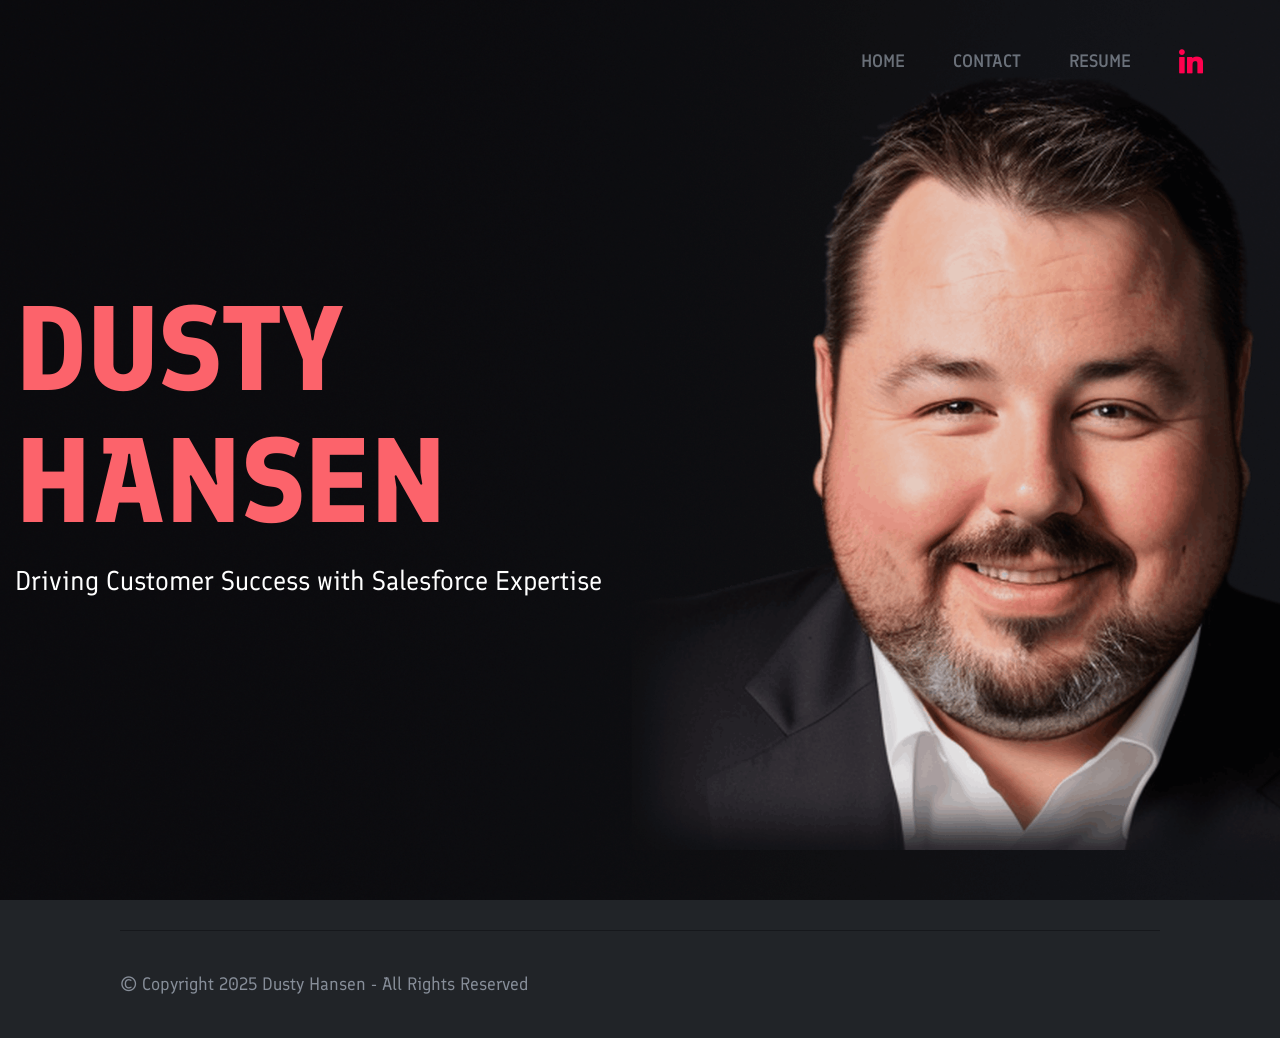
<file: index.html>
<!DOCTYPE html>
<html  >
<head>
  
  <meta charset="UTF-8">
  <meta http-equiv="X-UA-Compatible" content="IE=edge">
  
  <meta name="viewport" content="width=device-width, initial-scale=1, minimum-scale=1">
  <link rel="shortcut icon" href="assets/images/2023-128x128.png" type="image/x-icon">
  <meta name="description" content="Dusty Hansen is an experienced Salesforce Consultant with over 15 years of expertise optimizing Salesforce implementations to drive business value. He is skilled at delivering tailored solutions across industries including Financial Services and Healthcare, with proficiency across the Salesforce ecosystem—Sales, Service, Marketing, and Platform—supported by multiple Salesforce certifications.">
  
  
  <title>Dusty Hansen</title>
  <link rel="stylesheet" href="assets/bootstrap/css/bootstrap.min.css">
  <link rel="stylesheet" href="assets/dropdown/css/style.css">
  <link rel="stylesheet" href="assets/socicon/css/styles.css">
  <link rel="stylesheet" href="assets/theme/css/style.css">
  <link rel="preload" href="https://fonts.googleapis.com/css?family=Finlandica:400,500,600,700,400i,500i,600i,700i&display=swap" as="style" onload="this.onload=null;this.rel='stylesheet'">
  <noscript><link rel="stylesheet" href="https://fonts.googleapis.com/css?family=Finlandica:400,500,600,700,400i,500i,600i,700i&display=swap"></noscript>
  <link rel="preload" as="style" href="assets/mobirise/css/mbr-additional.css?v=vIvteX"><link rel="stylesheet" href="assets/mobirise/css/mbr-additional.css?v=vIvteX" type="text/css">

  
  
  
</head>
<body>
  
  <section data-bs-version="5.1" class="menu menu1 expertm5 cid-uUI83Hfxg3" once="menu" id="amenu1-0">
    
    <nav class="navbar navbar-dropdown navbar-fixed-top navbar-expand-lg">
        <div class="container-fluid">
            <div class="navbar-brand">
                
                
            </div>
            <button class="navbar-toggler" type="button" data-toggle="collapse" data-bs-toggle="collapse" data-target="#navbarSupportedContent" data-bs-target="#navbarSupportedContent" aria-controls="navbarNavAltMarkup" aria-expanded="false" aria-label="Toggle navigation">
                <div class="hamburger">
                    <span></span>
                    <span></span>
                    <span></span>
                    <span></span>
                </div>
            </button>
            <div class="collapse navbar-collapse" id="navbarSupportedContent">
                <ul class="navbar-nav nav-dropdown nav-right navbar-nav-top-padding" data-app-modern-menu="true"><li class="nav-item">
                        <a class="nav-link link text-white text-primary display-7" href="index.html">HOME</a>
                    </li><li class="nav-item"><a class="nav-link link text-white text-primary display-7" href="contact.html">CONTACT</a></li><li class="nav-item"><a class="nav-link link text-white text-primary display-7" href="resume.html">RESUME</a></li></ul>
                <div class="icons-menu">
                    <a class="iconfont-wrapper" href="https://linkedin.com/in/dustyhansen" target="_blank">
                        <span class="p-2 mbr-iconfont socicon-linkedin socicon"></span>
                    </a>
                    
                    
                    
                </div>
                
            </div>
        </div>
    </nav>
</section>

<section data-bs-version="5.1" class="header4 expertm5 cid-uUI88metzB mbr-fullscreen" id="aheader4-1">

    

    
    <div class="mbr-overlay" style="opacity: 0.1; background-color: rgb(33, 36, 40);"></div>

    <div class="container">
        <div class="row justify-content-start">
            <div class="col-12 col-lg-6">
                <h1 class="mbr-section-title mbr-fonts-style mb-0 display-1">
                    <strong>DUSTY</strong><br><strong>HANSEN</strong></h1>
                <p class="mbr-text mbr-fonts-style display-4">
                    Driving Customer Success with Salesforce Expertise</p>
                
            </div>
        </div>
    </div>
</section>

<section data-bs-version="5.1" class="footer2 expertm5 cid-uUIqMuCWgf mbr-reveal" once="footers" id="afooter2-6">

    

    

    <div class="container-fluid">
        <div class="row">
            <div class="col-12">
                <div class="border-item">
                </div>
            </div>
            <div class="col-12">
                <div class="copyright-container w-100">
                    <p class="mbr-text mb-0 mbr-fonts-style display-7">
                        © Copyright 2025 Dusty Hansen - All Rights Reserved
                    </p>
                </div>
            </div>
        </div>
    </div>
</section>


<script src="assets/bootstrap/js/bootstrap.bundle.min.js"></script>
  <script src="assets/smoothscroll/smooth-scroll.js"></script>
  <script src="assets/ytplayer/index.js"></script>
  <script src="assets/dropdown/js/navbar-dropdown.js"></script>
  <script src="assets/theme/js/script.js"></script>
  
  
  
</body>
</html>
</file>
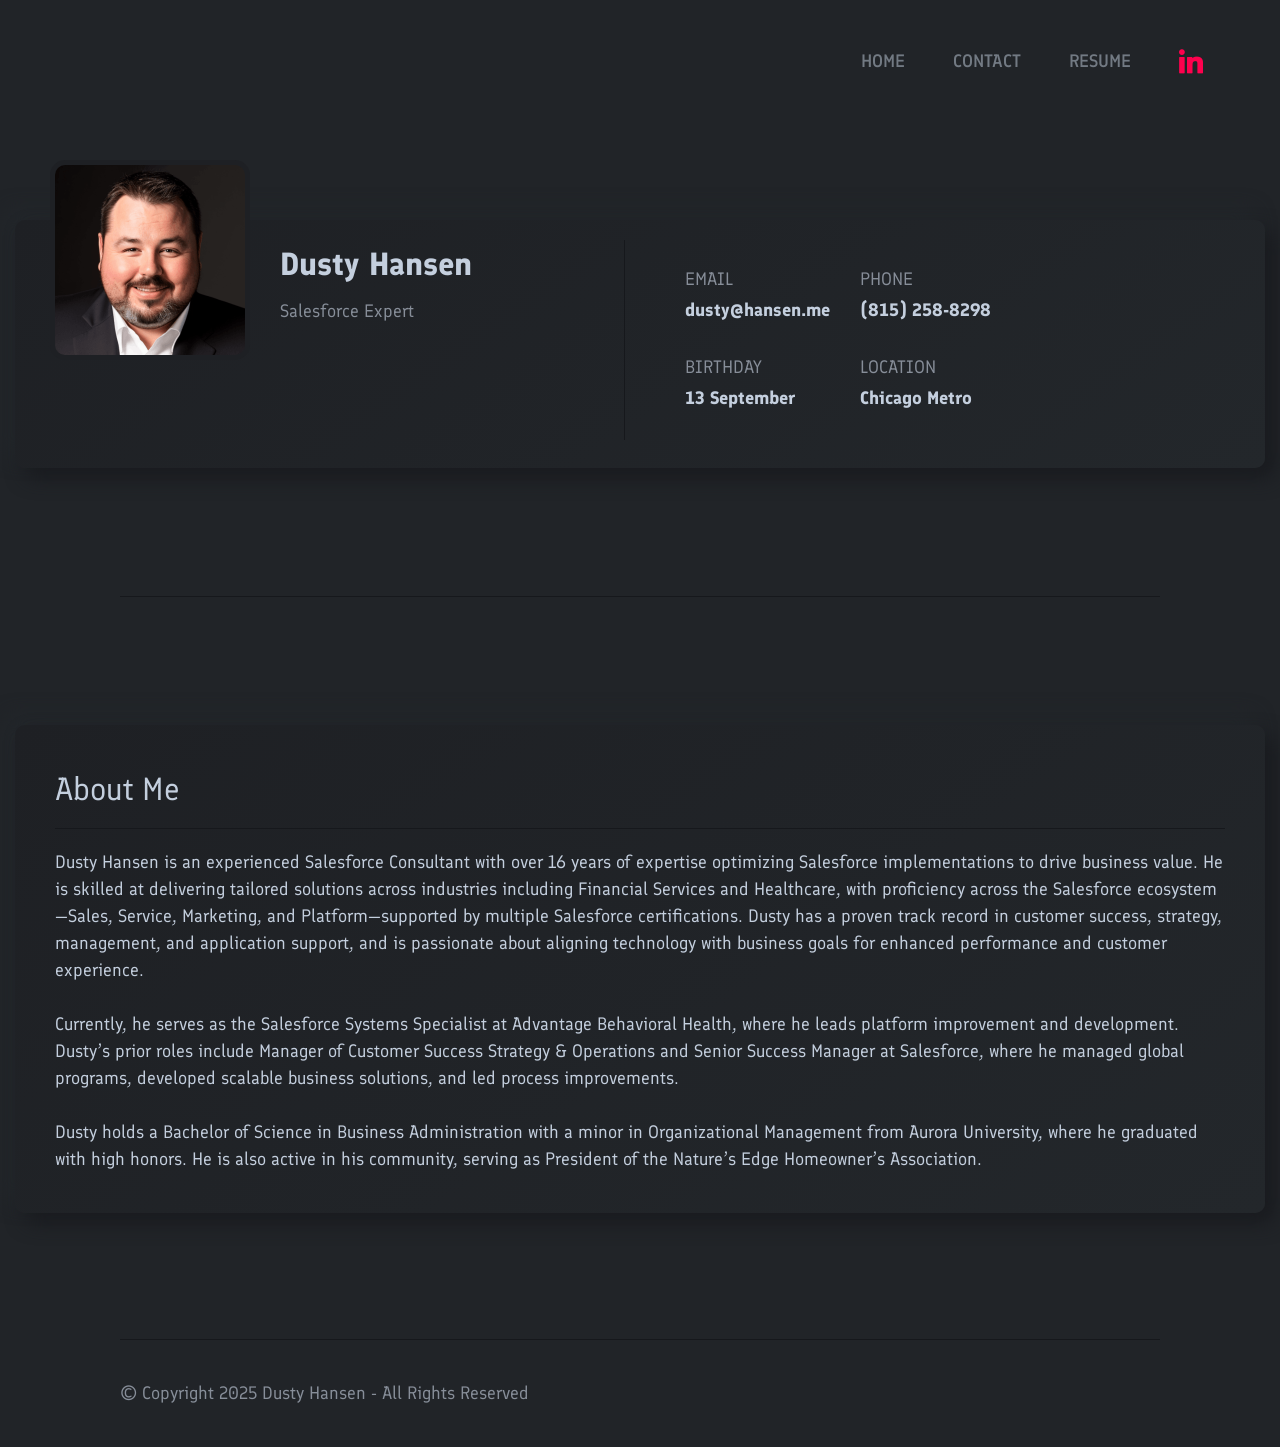
<file: contact.html>
<!DOCTYPE html>
<html  >
<head>
  
  <meta charset="UTF-8">
  <meta http-equiv="X-UA-Compatible" content="IE=edge">
  
  <meta name="viewport" content="width=device-width, initial-scale=1, minimum-scale=1">
  <link rel="shortcut icon" href="assets/images/2023-128x128.png" type="image/x-icon">
  <meta name="description" content="">
  
  
  <title>Contact</title>
  <link rel="stylesheet" href="assets/bootstrap/css/bootstrap.min.css">
  <link rel="stylesheet" href="assets/dropdown/css/style.css">
  <link rel="stylesheet" href="assets/socicon/css/styles.css">
  <link rel="stylesheet" href="assets/theme/css/style.css">
  <link rel="preload" href="https://fonts.googleapis.com/css?family=Finlandica:400,500,600,700,400i,500i,600i,700i&display=swap" as="style" onload="this.onload=null;this.rel='stylesheet'">
  <noscript><link rel="stylesheet" href="https://fonts.googleapis.com/css?family=Finlandica:400,500,600,700,400i,500i,600i,700i&display=swap"></noscript>
  <link rel="preload" as="style" href="assets/mobirise/css/mbr-additional.css?v=gSAjRh"><link rel="stylesheet" href="assets/mobirise/css/mbr-additional.css?v=gSAjRh" type="text/css">

  
  
  
</head>
<body>
  
  <section data-bs-version="5.1" class="menu menu1 expertm5 cid-uUI83Hfxg3" once="menu" id="amenu1-4">
    
    <nav class="navbar navbar-dropdown navbar-fixed-top navbar-expand-lg">
        <div class="container-fluid">
            <div class="navbar-brand">
                
                
            </div>
            <button class="navbar-toggler" type="button" data-toggle="collapse" data-bs-toggle="collapse" data-target="#navbarSupportedContent" data-bs-target="#navbarSupportedContent" aria-controls="navbarNavAltMarkup" aria-expanded="false" aria-label="Toggle navigation">
                <div class="hamburger">
                    <span></span>
                    <span></span>
                    <span></span>
                    <span></span>
                </div>
            </button>
            <div class="collapse navbar-collapse" id="navbarSupportedContent">
                <ul class="navbar-nav nav-dropdown nav-right navbar-nav-top-padding" data-app-modern-menu="true"><li class="nav-item">
                        <a class="nav-link link text-white text-primary display-7" href="index.html">HOME</a>
                    </li><li class="nav-item"><a class="nav-link link text-white text-primary display-7" href="contact.html">CONTACT</a></li><li class="nav-item"><a class="nav-link link text-white text-primary display-7" href="resume.html">RESUME</a></li></ul>
                <div class="icons-menu">
                    <a class="iconfont-wrapper" href="https://linkedin.com/in/dustyhansen" target="_blank">
                        <span class="p-2 mbr-iconfont socicon-linkedin socicon"></span>
                    </a>
                    
                    
                    
                </div>
                
            </div>
        </div>
    </nav>
</section>

<section data-bs-version="5.1" class="contact expertm5 cid-uUItxUiB3E" id="acontact1-8">
    

    
    
    <div class="container">
        <div class="row card-row justify-content-center">
            <div class="item-card col-12 d-flex col-lg-12">
                <div class="item-wrap">
                    <div class="row m-0 align-items-start">
                        <div class="col-12 col-lg-6 flex-grow-1">
                            <div class="item-left-item">
                                <div class="image-wrapper">
                                    <img src="assets/images/2023-380x380.png" alt="Dusty Hansen">
                                </div>
                                <div class="text-left-wrap">
                                    <h5 class="mbr-section-title mbr-fonts-style display-5">
                                       <strong>Dusty Hansen</strong></h5>
                                    <h5 class="mbr-section-subtitle mbr-fonts-style display-7">
                                        Salesforce Expert</h5>
                                    
                                </div>
                            </div>

                        </div>
                        <div class="col-12 col-lg-6 flex-grow-1 align-self-center">
                            <div class="item-right-item">
                                <div class="contacts-container">
                                    <div class="contact-item">
                                        <p class="card-title mbr-fonts-style display-7">
                                            EMAIL
                                        </p>
                                        <p class="card-text mbr-fonts-style display-7">
                                           <strong>dusty@hansen.me</strong></p>
                                    </div>
                                    <div class="contact-item">
                                        <p class="card-title mbr-fonts-style display-7">
                                            BIRTHDAY

                                        </p>
                                        <p class="card-text mbr-fonts-style display-7">
                                            <strong>13 September</strong></p>
                                    </div>
                                </div>
                                <div class="contacts-container">
                                    <div class="contact-item">
                                        <p class="card-title mbr-fonts-style display-7">
                                            PHONE

                                        </p>
                                        <p class="card-text mbr-fonts-style display-7">
                                            <strong>(815) 258-8298</strong></p>
                                    </div>
                                    <div class="contact-item">
                                        <p class="card-title mbr-fonts-style display-7">
                                            LOCATION

                                        </p>
                                        <p class="card-text mbr-fonts-style display-7">
                                            <strong>Chicago Metro</strong></p>
                                    </div>
                                </div>
                            </div>
                        </div>
                    </div>
                </div>
            </div>
        </div>
    </div>
</section>

<section data-bs-version="5.1" class="features9 expertm5 cid-uUIv6QZA8w" id="afeatures9-b">
    

    <div class="container-fluid">
        <div class="row">
            <div class="col-12">
                <div class="border-item"></div>
            </div>
        </div>
    </div>
</section>

<section data-bs-version="5.1" class="article2 expertm5 cid-uUIuYxmuAF" id="aarticle2-a">
    

    
    
    <div class="container">
        <div class="row card-row justify-content-center">
            <div class="item-card col-12 d-flex col-lg-12">
                <div class="item-wrap">
                    <div class="row text-row align-items-center">
                        <div class="col-12">
                            <h5 class="card-title mbr-fonts-style display-5">
                                About Me
                            </h5>
                            
                            <div class="border-item"></div>
                            <p class="card-text mbr-fonts-style display-7">Dusty Hansen is an experienced Salesforce Consultant with over 16 years of expertise optimizing Salesforce implementations to drive business value. He is skilled at delivering tailored solutions across industries including Financial Services and Healthcare, with proficiency across the Salesforce ecosystem—Sales, Service, Marketing, and Platform—supported by multiple Salesforce certifications. Dusty has a proven track record in customer success, strategy, management, and application support, and is passionate about aligning technology with business goals for enhanced performance and customer experience.
<br>
<br>Currently, he serves as the Salesforce Systems Specialist at Advantage Behavioral Health, where he leads platform improvement and development. Dusty’s prior roles include Manager of Customer Success Strategy &amp; Operations and Senior Success Manager at Salesforce, where he managed global programs, developed scalable business solutions, and led process improvements.
<br>
<br>Dusty holds a Bachelor of Science in Business Administration with a minor in Organizational Management from Aurora University, where he graduated with high honors. He is also active in his community, serving as President of the Nature’s Edge Homeowner’s Association.</p>
                        </div>
                    </div>
                </div>
            </div>
        </div>
    </div>
</section>

<section data-bs-version="5.1" class="footer2 expertm5 cid-uUIqMuCWgf mbr-reveal" once="footers" id="afooter2-6">

    

    

    <div class="container-fluid">
        <div class="row">
            <div class="col-12">
                <div class="border-item">
                </div>
            </div>
            <div class="col-12">
                <div class="copyright-container w-100">
                    <p class="mbr-text mb-0 mbr-fonts-style display-7">
                        © Copyright 2025 Dusty Hansen - All Rights Reserved
                    </p>
                </div>
            </div>
        </div>
    </div>
</section>


<script src="assets/bootstrap/js/bootstrap.bundle.min.js"></script>
  <script src="assets/smoothscroll/smooth-scroll.js"></script>
  <script src="assets/ytplayer/index.js"></script>
  <script src="assets/dropdown/js/navbar-dropdown.js"></script>
  <script src="assets/theme/js/script.js"></script>
  
  
  
</body>
</html>
</file>
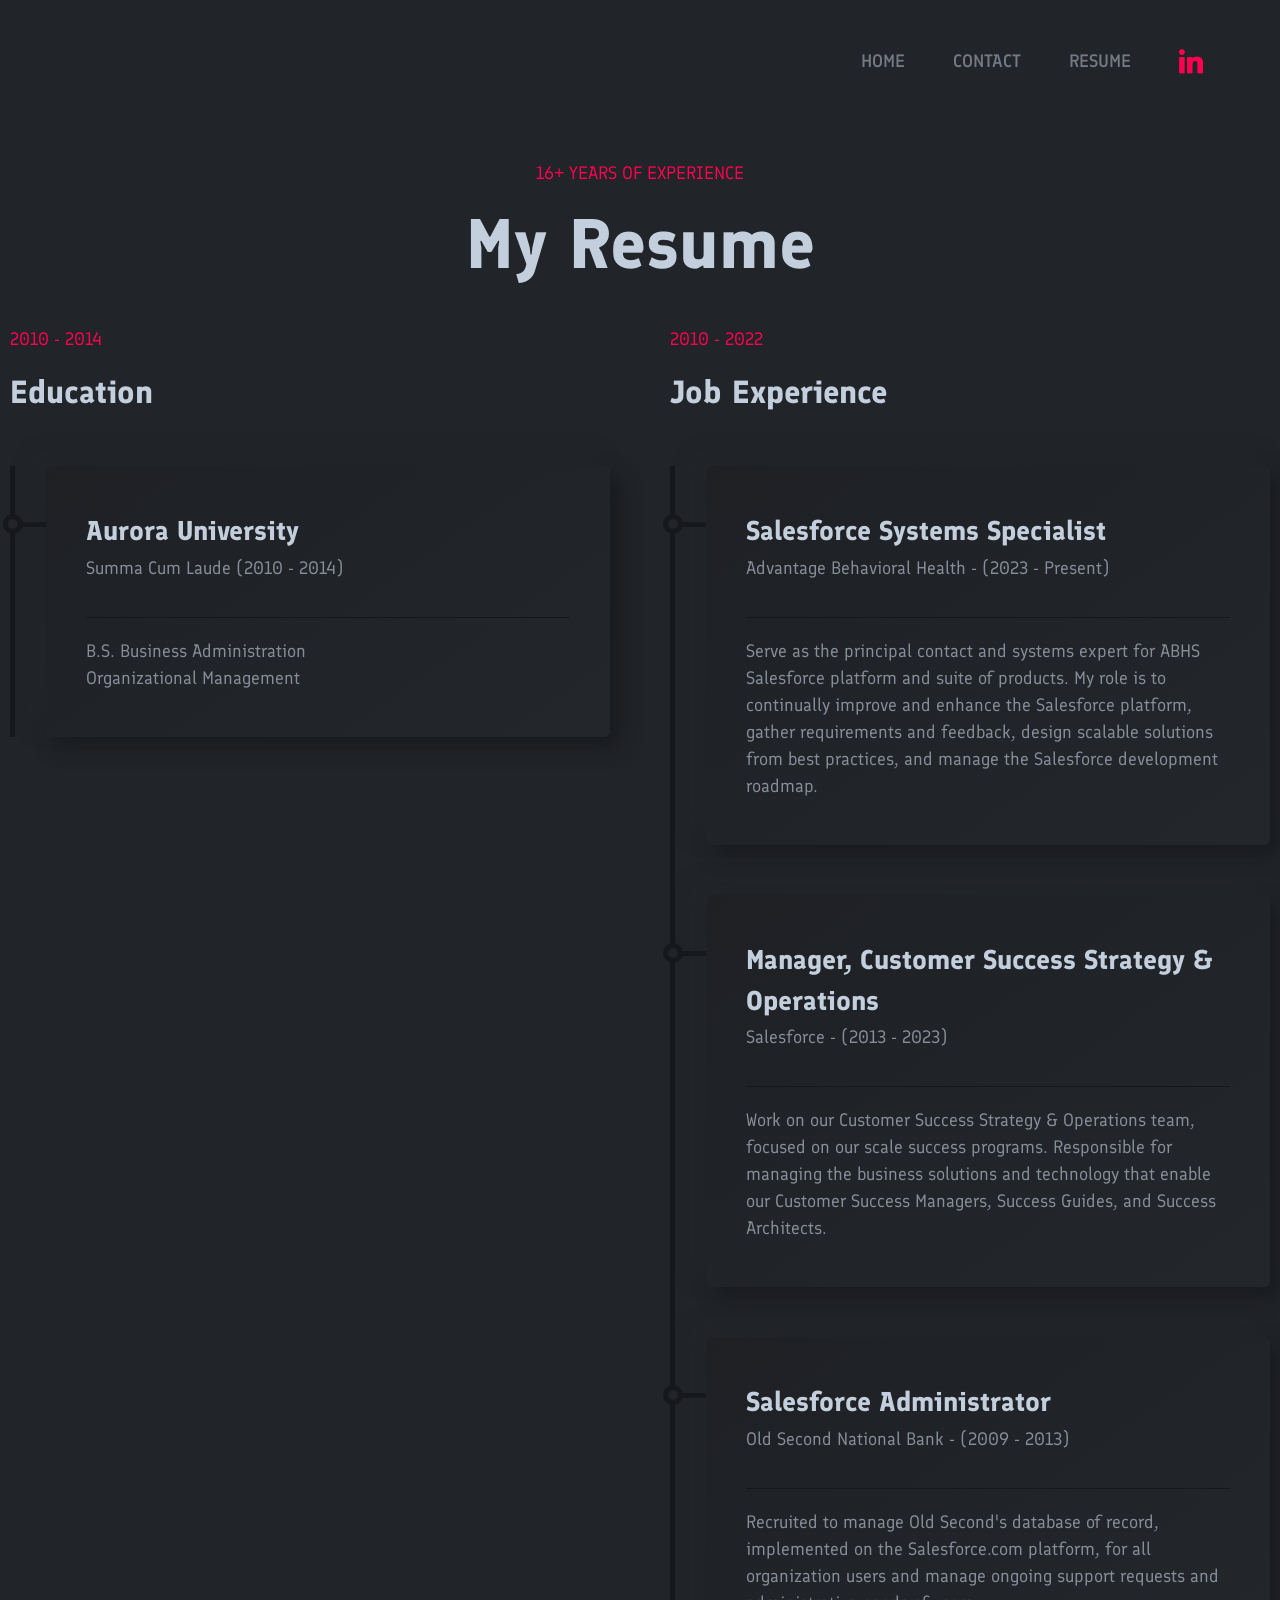
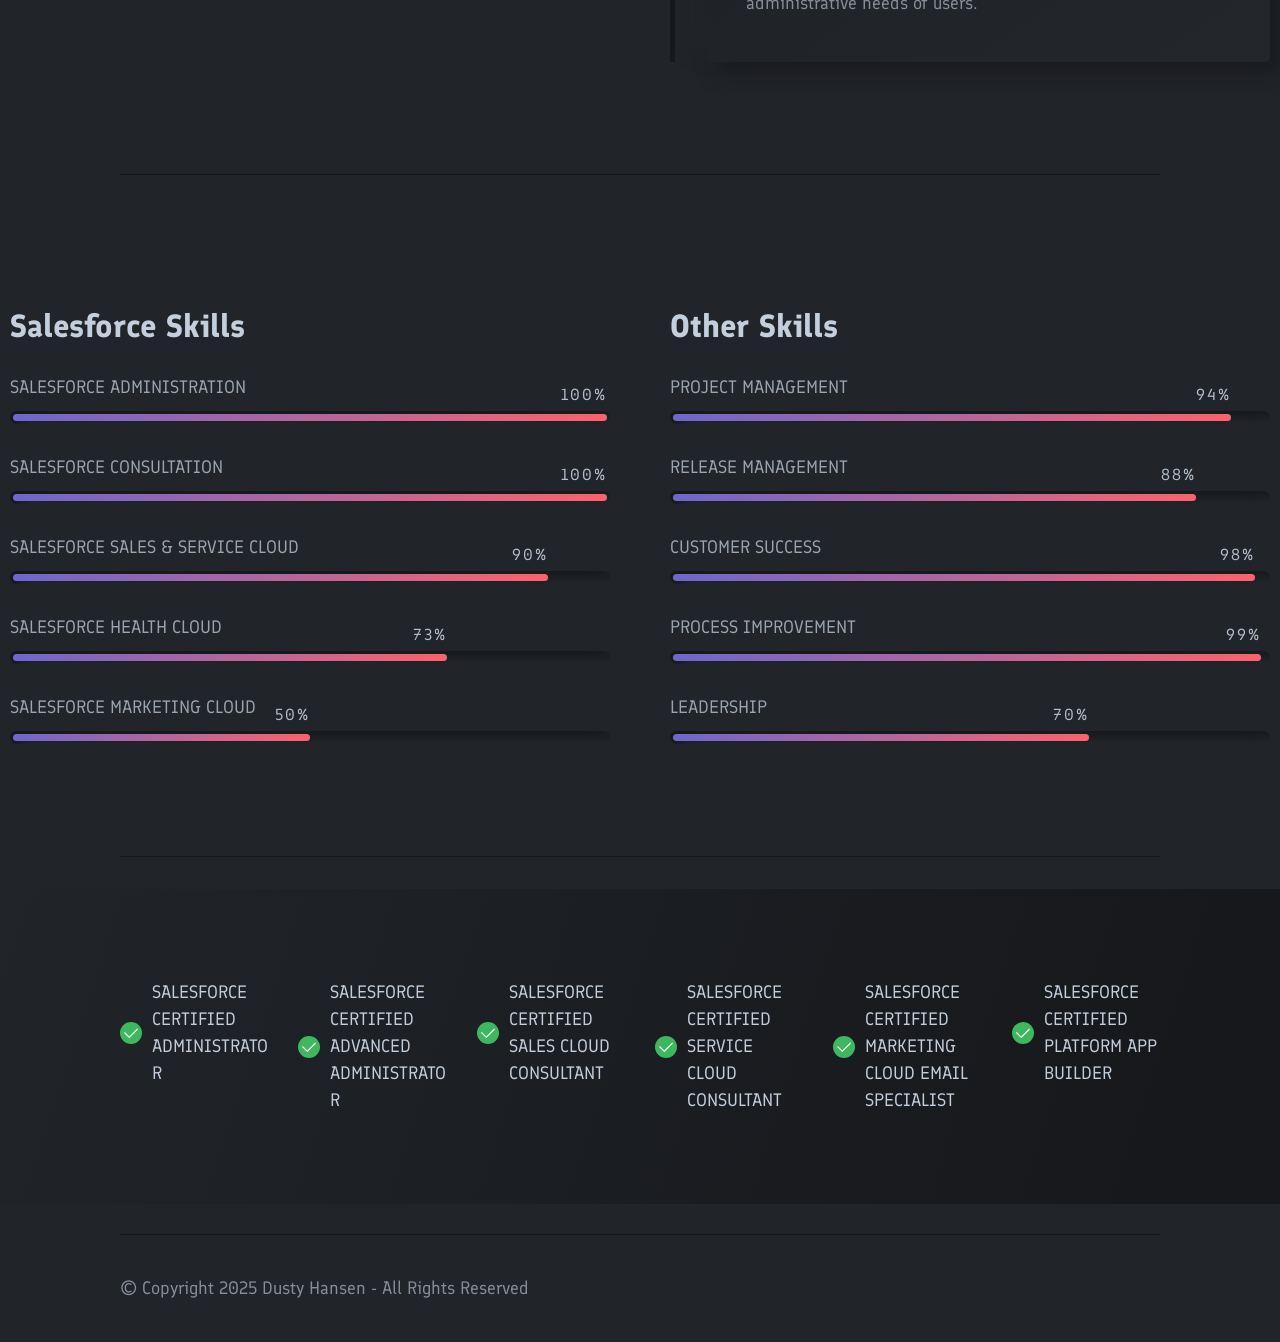
<file: resume.html>
<!DOCTYPE html>
<html  >
<head>
  
  <meta charset="UTF-8">
  <meta http-equiv="X-UA-Compatible" content="IE=edge">
  
  <meta name="viewport" content="width=device-width, initial-scale=1, minimum-scale=1">
  <link rel="shortcut icon" href="assets/images/2023-128x128.png" type="image/x-icon">
  <meta name="description" content="">
  
  
  <title>Resume</title>
  <link rel="stylesheet" href="assets/web/assets/mobirise-icons2/mobirise2.css">
  <link rel="stylesheet" href="assets/bootstrap/css/bootstrap.min.css">
  <link rel="stylesheet" href="assets/dropdown/css/style.css">
  <link rel="stylesheet" href="assets/socicon/css/styles.css">
  <link rel="stylesheet" href="assets/theme/css/style.css">
  <link rel="preload" href="https://fonts.googleapis.com/css?family=Finlandica:400,500,600,700,400i,500i,600i,700i&display=swap" as="style" onload="this.onload=null;this.rel='stylesheet'">
  <noscript><link rel="stylesheet" href="https://fonts.googleapis.com/css?family=Finlandica:400,500,600,700,400i,500i,600i,700i&display=swap"></noscript>
  <link rel="preload" as="style" href="assets/mobirise/css/mbr-additional.css?v=GTKKdv"><link rel="stylesheet" href="assets/mobirise/css/mbr-additional.css?v=GTKKdv" type="text/css">

  
  
  
</head>
<body>
  
  <section data-bs-version="5.1" class="menu menu1 expertm5 cid-uUI83Hfxg3" once="menu" id="amenu1-2">
    
    <nav class="navbar navbar-dropdown navbar-fixed-top navbar-expand-lg">
        <div class="container-fluid">
            <div class="navbar-brand">
                
                
            </div>
            <button class="navbar-toggler" type="button" data-toggle="collapse" data-bs-toggle="collapse" data-target="#navbarSupportedContent" data-bs-target="#navbarSupportedContent" aria-controls="navbarNavAltMarkup" aria-expanded="false" aria-label="Toggle navigation">
                <div class="hamburger">
                    <span></span>
                    <span></span>
                    <span></span>
                    <span></span>
                </div>
            </button>
            <div class="collapse navbar-collapse" id="navbarSupportedContent">
                <ul class="navbar-nav nav-dropdown nav-right navbar-nav-top-padding" data-app-modern-menu="true"><li class="nav-item">
                        <a class="nav-link link text-white text-primary display-7" href="index.html">HOME</a>
                    </li><li class="nav-item"><a class="nav-link link text-white text-primary display-7" href="contact.html">CONTACT</a></li><li class="nav-item"><a class="nav-link link text-white text-primary display-7" href="resume.html">RESUME</a></li></ul>
                <div class="icons-menu">
                    <a class="iconfont-wrapper" href="https://linkedin.com/in/dustyhansen" target="_blank">
                        <span class="p-2 mbr-iconfont socicon-linkedin socicon"></span>
                    </a>
                    
                    
                    
                </div>
                
            </div>
        </div>
    </nav>
</section>

<section data-bs-version="5.1" class="features10 expertm5 cid-uUIlxZO61P" id="afeatures10-3">
    

    <div class="container">
        <div class="row">
            <div class="col-12">
                <div class="mbr-section-head">
                    <h3 class="mbr-section-title mbr-fonts-style align-center mb-0 display-7">
                        16+ YEARS OF EXPERIENCE
                    </h3>
                    <h5 class="mbr-section-subtitle mbr-fonts-style align-center mb-0 display-2">
                       <strong>My Resume</strong>
                    </h5>
                </div>
            </div>
        </div>
        <div class="row card-row justify-content-start">
            <div class="cards-container cards-container-1 col-12 col-md-6">
                <div class="cards-head">
                    <h3 class="cards-title mbr-fonts-style mb-0 display-7">2010 - 2014</h3>
                    <h5 class="cards-subtitle mbr-fonts-style mb-0 display-5">
                        <strong>Education</strong></h5>
                </div>
                <div class="cards-list">
                    <div class="card">
                        <div class="card-wrapper">
                            <div class="card-bg"></div>
                            <div class="card-box">
                                <div class="card-text-container">
                                    <div class="card-text-wrap">
                                        <h5 class="card-title mbr-fonts-style display-4">
                                            <strong>Aurora University</strong></h5>
                                        <h6 class="card-subtitle mbr-fonts-style mb-0 display-7">
                                            Summa Cum Laude (2010 - 2014)
                                        </h6>
                                    </div>
                                    
                                </div>
                                <p class="card-text mbr-fonts-style display-7">
                                    B.S. Business Administration<br>Organizational Management</p>
                            </div>
                        </div>
                    </div>
                    
                    
                </div>
            </div>

            <div class="cards-container cards-container-2 col-12 col-md-6">
                <div class="cards-head">
                    <h3 class="cards-title mbr-fonts-style mb-0 display-7">
                        2010 - 2022
                    </h3>
                    <h5 class="cards-subtitle mbr-fonts-style mb-0 display-5">
                        <strong>Job Experience</strong>
                    </h5>
                </div>
                <div class="cards-list">
                    <div class="card">
                        <div class="card-wrapper">
                            <div class="card-bg"></div>
                            <div class="card-box">
                                <div class="card-text-container">
                                    <div class="card-text-wrap">
                                        <h5 class="card-title mbr-fonts-style display-4">
                                            <strong>Salesforce Systems Specialist</strong></h5>
                                        <h6 class="card-subtitle mbr-fonts-style mb-0 display-7">
                                            Advantage Behavioral Health - (2023 - Present)
                                        </h6>
                                    </div>
                                    
                                </div>
                                <p class="card-text mbr-fonts-style display-7">
                                    Serve as the principal contact and systems expert for ABHS Salesforce platform and suite of products. My role is to continually improve and enhance the Salesforce platform, gather requirements and feedback, design scalable solutions from best practices, and manage the Salesforce development roadmap.</p>
                            </div>
                        </div>
                    </div>
                    <div class="card">
                        <div class="card-wrapper">
                            <div class="card-bg"></div>
                            <div class="card-box">
                                <div class="card-text-container">
                                    <div class="card-text-wrap">
                                        <h5 class="card-title mbr-fonts-style display-4">
                                            <strong>Manager, Customer Success Strategy &amp; Operations</strong></h5>
                                        <h6 class="card-subtitle mbr-fonts-style mb-0 display-7">Salesforce - (2013 - 2023)
                                        </h6>
                                    </div>
                                    
                                </div>
                                <p class="card-text mbr-fonts-style display-7">Work on our Customer Success Strategy &amp; Operations team, focused on our scale success programs. Responsible for managing the business solutions and technology that enable our Customer Success Managers, Success Guides, and Success Architects.<br></p>
                            </div>
                        </div>
                    </div>
                    <div class="card">
                        <div class="card-wrapper">
                            <div class="card-bg"></div>
                            <div class="card-box">
                                <div class="card-text-container">
                                    <div class="card-text-wrap">
                                        <h5 class="card-title mbr-fonts-style display-4">
                                            <strong>Salesforce Administrator</strong></h5>
                                        <h6 class="card-subtitle mbr-fonts-style mb-0 display-7">
                                            Old Second National Bank - (2009 - 2013)
                                        </h6>
                                    </div>
                                    
                                </div>
                                <p class="card-text mbr-fonts-style display-7">
                                    Recruited to manage Old Second's database of record, implemented on the Salesforce.com platform, for all organization users and manage ongoing support requests and administrative needs of users.
                                </p>
                            </div>
                        </div>
                    </div>
                </div>
            </div>


        </div>


    </div>
</section>

<section data-bs-version="5.1" class="features9 expertm5 cid-uUIsW8vmP3" id="afeatures9-7">
    

    <div class="container-fluid">
        <div class="row">
            <div class="col-12">
                <div class="border-item"></div>
            </div>
        </div>
    </div>
</section>

<section data-bs-version="5.1" class="features11 expertm5 cid-uUIqHW8ueI" id="afeatures11-5">
    

    
    


    <div class="container">
        <div class="row">
            
        </div>
        <div class="row card-row justify-content-start">
            <div class="cards-container cards-container-1 col-12 col-md-6">
                <div class="cards-head">
                    
                    <h5 class="cards-subtitle mbr-fonts-style mb-0 display-5">
                        <strong>Salesforce Skills</strong></h5>
                </div>
                <div class="cards-list">
                    <div class="lines-wrap">
                        <div class="line-item-container">
                            <p class="line-text mbr-fonts-style display-7">SALESFORCE ADMINISTRATION</p>
                            <div class="line-item">
                                <div class="line-item-active line1-item-active-1">
                                    <span class="percent-text percent-text1">%</span>
                                </div>
                            </div>
                        </div>
                        <div class="line-item-container">
                            <p class="line-text mbr-fonts-style display-7">
                                SALESFORCE CONSULTATION</p>
                            <div class="line-item">
                                <div class="line-item-active line1-item-active-2">
                                    <span class="percent-text percent-text2">%</span>
                                </div>
                            </div>
                        </div>
                        <div class="line-item-container">
                            <p class="line-text mbr-fonts-style display-7">SALESFORCE SALES &amp; SERVICE CLOUD</p>
                            <div class="line-item">
                                <div class="line-item-active line1-item-active-3">
                                    <span class="percent-text percent-text3">%</span>
                                </div>
                            </div>
                        </div>
                        <div class="line-item-container">
                            <p class="line-text mbr-fonts-style display-7">
                                SALESFORCE HEALTH CLOUD</p>
                            <div class="line-item">
                                <div class="line-item-active line1-item-active-4">
                                    <span class="percent-text percent-text4">%</span>
                                </div>
                            </div>
                        </div>
                        <div class="line-item-container">
                            <p class="line-text mbr-fonts-style display-7">
                                SALESFORCE MARKETING CLOUD</p>
                            <div class="line-item">
                                <div class="line-item-active line1-item-active-5">
                                    <span class="percent-text percent-text5">%</span>
                                </div>
                            </div>
                        </div>
                    </div>
                </div>
            </div>

            <div class="cards-container cards-container-2 col-12 col-md-6">
                <div class="cards-head">
                    
                    <h5 class="cards-subtitle mbr-fonts-style mb-0 display-5">
                        <strong>Other Skills</strong></h5>
                </div>
                <div class="cards-list">
                    <div class="lines-wrap">
                        <div class="line-item-container">
                            <p class="line-text mbr-fonts-style display-7">
                                PROJECT MANAGEMENT</p>
                            <div class="line-item">
                                <div class="line-item-active line2-item-active-1">
                                    <span class="percent-text percent-text1">%</span>
                                </div>
                            </div>
                        </div>
                        <div class="line-item-container">
                            <p class="line-text mbr-fonts-style display-7">
                                RELEASE MANAGEMENT</p>
                            <div class="line-item">
                                <div class="line-item-active line2-item-active-2">
                                    <span class="percent-text percent-text2">%</span>
                                </div>
                            </div>
                        </div>
                        <div class="line-item-container">
                            <p class="line-text mbr-fonts-style display-7">
                                CUSTOMER SUCCESS</p>
                            <div class="line-item">
                                <div class="line-item-active line2-item-active-3">
                                    <span class="percent-text percent-text3">%</span>
                                </div>
                            </div>
                        </div>
                        <div class="line-item-container">
                            <p class="line-text mbr-fonts-style display-7">
                                PROCESS IMPROVEMENT</p>
                            <div class="line-item">
                                <div class="line-item-active line2-item-active-4">
                                    <span class="percent-text percent-text4">%</span>
                                </div>
                            </div>
                        </div>
                        <div class="line-item-container">
                            <p class="line-text mbr-fonts-style display-7">
                                LEADERSHIP</p>
                            <div class="line-item">
                                <div class="line-item-active line2-item-active-5">
                                    <span class="percent-text percent-text5">%</span>
                                </div>
                            </div>
                        </div>
                    </div>
                </div>
            </div>

        </div>
    </div>
</section>

<section data-bs-version="5.1" class="features9 expertm5 cid-uUIvUsXrSp" id="afeatures9-c">
    

    <div class="container-fluid">
        <div class="row">
            <div class="col-12">
                <div class="border-item"></div>
            </div>
        </div>
    </div>
</section>

<section data-bs-version="5.1" class="features2 expertm5 cid-uUIvYCTyQF" id="afeatures2-d">
    

    
    

    <div class="align-center container-fluid">
        <div class="row">
            <div class="card col-12 col-sm-6 col-md-4 col-lg-3 col-xl-2">
                <div class="card-box">
                    <div class="iconfont-wrapper">
                        <span class="mbr-iconfont mobi-mbri-success mobi-mbri"></span>
                    </div>
                    <p class="card-text mbr-fonts-style display-7">
                        SALESFORCE CERTIFIED ADMINISTRATOR</p>
                </div>
            </div>

            <div class="card col-12 col-sm-6 col-md-4 col-lg-3 col-xl-2">
                <div class="card-box">
                    <div class="iconfont-wrapper">
                        <span class="mbr-iconfont mobi-mbri-success mobi-mbri"></span>
                    </div>
                    <p class="card-text mbr-fonts-style display-7">
                        SALESFORCE CERTIFIED ADVANCED ADMINISTRATOR</p>
                </div>
            </div>
            <div class="card col-12 col-sm-6 col-md-4 col-lg-3 col-xl-2">
                <div class="card-box">
                    <div class="iconfont-wrapper">
                        <span class="mbr-iconfont mobi-mbri-success mobi-mbri"></span>
                    </div>
                    <p class="card-text mbr-fonts-style display-7">
                        SALESFORCE CERTIFIED SALES CLOUD CONSULTANT</p>
                </div>
            </div>
            <div class="card col-12 col-sm-6 col-md-4 col-lg-3 col-xl-2">
                <div class="card-box">
                    <div class="iconfont-wrapper">
                        <span class="mbr-iconfont mobi-mbri-success mobi-mbri"></span>
                    </div>
                    <p class="card-text mbr-fonts-style display-7">
                        SALESFORCE CERTIFIED SERVICE CLOUD CONSULTANT</p>
                </div>
            </div>
            <div class="card col-12 col-sm-6 col-md-4 col-lg-3 col-xl-2">
                <div class="card-box">
                    <div class="iconfont-wrapper">
                        <span class="mbr-iconfont mobi-mbri-success mobi-mbri"></span>
                    </div>
                    <p class="card-text mbr-fonts-style display-7">
                        SALESFORCE CERTIFIED MARKETING CLOUD EMAIL SPECIALIST</p>
                </div>
            </div>
            <div class="card col-12 col-sm-6 col-md-4 col-lg-3 col-xl-2">
                <div class="card-box">
                    <div class="iconfont-wrapper">
                        <span class="mbr-iconfont mobi-mbri-success mobi-mbri"></span>
                    </div>
                    <p class="card-text mbr-fonts-style display-7">
                        SALESFORCE CERTIFIED PLATFORM APP BUILDER</p>
                </div>
            </div>
        </div>
    </div>
</section>

<section data-bs-version="5.1" class="footer2 expertm5 cid-uUIqMuCWgf mbr-reveal" once="footers" id="afooter2-6">

    

    

    <div class="container-fluid">
        <div class="row">
            <div class="col-12">
                <div class="border-item">
                </div>
            </div>
            <div class="col-12">
                <div class="copyright-container w-100">
                    <p class="mbr-text mb-0 mbr-fonts-style display-7">
                        © Copyright 2025 Dusty Hansen - All Rights Reserved
                    </p>
                </div>
            </div>
        </div>
    </div>
</section>


<script src="assets/bootstrap/js/bootstrap.bundle.min.js"></script>
  <script src="assets/smoothscroll/smooth-scroll.js"></script>
  <script src="assets/ytplayer/index.js"></script>
  <script src="assets/dropdown/js/navbar-dropdown.js"></script>
  <script src="assets/theme/js/script.js"></script>
  
  
  
</body>
</html>
</file>
<file: assets/dropdown/css/style.css>
.navbar-dropdown {
  left: 0;
  padding: 0;
  position: absolute;
  right: 0;
  top: 0;
  transition: all 0.45s ease;
  z-index: 1030;
  background: #282828; }
  .navbar-dropdown .navbar-logo {
    margin-right: 0.8rem;
    transition: margin 0.3s ease-in-out;
    vertical-align: middle; }
    .navbar-dropdown .navbar-logo img {
      height: 3.125rem;
      transition: all 0.3s ease-in-out; }
    .navbar-dropdown .navbar-logo.mbr-iconfont {
      font-size: 3.125rem;
      line-height: 3.125rem; }
  .navbar-dropdown .navbar-caption {
    font-weight: 700;
    white-space: normal;
    vertical-align: -4px;
    line-height: 3.125rem !important; }
    .navbar-dropdown .navbar-caption, .navbar-dropdown .navbar-caption:hover {
      color: inherit;
      text-decoration: none; }
  .navbar-dropdown .mbr-iconfont + .navbar-caption {
    vertical-align: -1px; }
  .navbar-dropdown.navbar-fixed-top {
    position: fixed; }
  .navbar-dropdown .navbar-brand span {
    vertical-align: -4px; }
  .navbar-dropdown.bg-color.transparent {
    background: none; }
  .navbar-dropdown.navbar-short .navbar-brand {
    padding: 0.625rem 0; }
    .navbar-dropdown.navbar-short .navbar-brand span {
      vertical-align: -1px; }
  .navbar-dropdown.navbar-short .navbar-caption {
    line-height: 2.375rem !important;
    vertical-align: -2px; }
  .navbar-dropdown.navbar-short .navbar-logo {
    margin-right: 0.5rem; }
    .navbar-dropdown.navbar-short .navbar-logo img {
      height: 2.375rem; }
    .navbar-dropdown.navbar-short .navbar-logo.mbr-iconfont {
      font-size: 2.375rem;
      line-height: 2.375rem; }
  .navbar-dropdown.navbar-short .mbr-table-cell {
    height: 3.625rem; }
  .navbar-dropdown .navbar-close {
    left: 0.6875rem;
    position: fixed;
    top: 0.75rem;
    z-index: 1000; }
  .navbar-dropdown .hamburger-icon {
    content: "";
    display: inline-block;
    vertical-align: middle;
    width: 16px;
    -webkit-box-shadow: 0 -6px 0 1px #282828,0 0 0 1px #282828,0 6px 0 1px #282828;
    -moz-box-shadow: 0 -6px 0 1px #282828,0 0 0 1px #282828,0 6px 0 1px #282828;
    box-shadow: 0 -6px 0 1px #282828,0 0 0 1px #282828,0 6px 0 1px #282828; }

.dropdown-menu .dropdown-toggle[data-toggle="dropdown-submenu"]::after {
  border-bottom: 0.35em solid transparent;
  border-left: 0.35em solid;
  border-right: 0;
  border-top: 0.35em solid transparent;
  margin-left: 0.3rem; }

.dropdown-menu .dropdown-item:focus {
  outline: 0; }

.nav-dropdown {
  font-size: 0.75rem;
  font-weight: 500;
  height: auto !important; }
  .nav-dropdown .nav-btn {
    padding-left: 1rem; }
  .nav-dropdown .link {
    margin: .667em 1.667em;
    font-weight: 500;
    padding: 0;
    transition: color .2s ease-in-out; }
    .nav-dropdown .link.dropdown-toggle {
      margin-right: 2.583em; }
      .nav-dropdown .link.dropdown-toggle::after {
        margin-left: .25rem;
        border-top: 0.35em solid;
        border-right: 0.35em solid transparent;
        border-left: 0.35em solid transparent;
        border-bottom: 0; }
      .nav-dropdown .link.dropdown-toggle[aria-expanded="true"] {
        margin: 0;
        padding: 0.667em 3.263em  0.667em 1.667em; }
  .nav-dropdown .link::after,
  .nav-dropdown .dropdown-item::after {
    color: inherit; }
  .nav-dropdown .btn {
    font-size: 0.75rem;
    font-weight: 700;
    letter-spacing: 0;
    margin-bottom: 0;
    padding-left: 1.25rem;
    padding-right: 1.25rem; }
  .nav-dropdown .dropdown-menu {
    border-radius: 0;
    border: 0;
    left: 0;
    margin: 0;
    padding-bottom: 1.25rem;
    padding-top: 1.25rem;
    position: relative; }
  .nav-dropdown .dropdown-submenu {
    margin-left: 0.125rem;
    top: 0; }
  .nav-dropdown .dropdown-item {
    font-weight: 500;
    line-height: 2;
    padding: 0.3846em 4.615em 0.3846em 1.5385em;
    position: relative;
    transition: color .2s ease-in-out, background-color .2s ease-in-out; }
    .nav-dropdown .dropdown-item::after {
      margin-top: -0.3077em;
      position: absolute;
      right: 1.1538em;
      top: 50%; }
    .nav-dropdown .dropdown-item:focus, .nav-dropdown .dropdown-item:hover {
      background: none; }

@media (max-width: 767px) {
  .nav-dropdown.navbar-toggleable-sm {
    bottom: 0;
    display: none;
    left: 0;
    overflow-x: hidden;
    position: fixed;
    top: 0;
    transform: translateX(-100%);
    -ms-transform: translateX(-100%);
    -webkit-transform: translateX(-100%);
    width: 18.75rem;
    z-index: 999; } }
.nav-dropdown.navbar-toggleable-xl {
  bottom: 0;
  display: none;
  left: 0;
  overflow-x: hidden;
  position: fixed;
  top: 0;
  transform: translateX(-100%);
  -ms-transform: translateX(-100%);
  -webkit-transform: translateX(-100%);
  width: 18.75rem;
  z-index: 999; }

.nav-dropdown-sm {
  display: block !important;
  overflow-x: hidden;
  overflow: auto;
  padding-top: 3.875rem; }
  .nav-dropdown-sm::after {
    content: "";
    display: block;
    height: 3rem;
    width: 100%; }
  .nav-dropdown-sm.collapse.in ~ .navbar-close {
    display: block !important; }
  .nav-dropdown-sm.collapsing, .nav-dropdown-sm.collapse.in {
    transform: translateX(0);
    -ms-transform: translateX(0);
    -webkit-transform: translateX(0);
    transition: all 0.25s ease-out;
    -webkit-transition: all 0.25s ease-out;
    background: #282828; }
  .nav-dropdown-sm.collapsing[aria-expanded="false"] {
    transform: translateX(-100%);
    -ms-transform: translateX(-100%);
    -webkit-transform: translateX(-100%); }
  .nav-dropdown-sm .nav-item {
    display: block;
    margin-left: 0 !important;
    padding-left: 0; }
  .nav-dropdown-sm .link,
  .nav-dropdown-sm .dropdown-item {
    border-top: 1px dotted rgba(255, 255, 255, 0.1);
    font-size: 0.8125rem;
    line-height: 1.6;
    margin: 0 !important;
    padding: 0.875rem 2.4rem 0.875rem 1.5625rem !important;
    position: relative;
    white-space: normal; }
    .nav-dropdown-sm .link:focus, .nav-dropdown-sm .link:hover,
    .nav-dropdown-sm .dropdown-item:focus,
    .nav-dropdown-sm .dropdown-item:hover {
      background: rgba(0, 0, 0, 0.2) !important;
      color: #c0a375; }
  .nav-dropdown-sm .nav-btn {
    position: relative;
    padding: 1.5625rem 1.5625rem 0 1.5625rem; }
    .nav-dropdown-sm .nav-btn::before {
      border-top: 1px dotted rgba(255, 255, 255, 0.1);
      content: "";
      left: 0;
      position: absolute;
      top: 0;
      width: 100%; }
    .nav-dropdown-sm .nav-btn + .nav-btn {
      padding-top: 0.625rem; }
      .nav-dropdown-sm .nav-btn + .nav-btn::before {
        display: none; }
  .nav-dropdown-sm .btn {
    padding: 0.625rem 0; }
  .nav-dropdown-sm .dropdown-toggle[data-toggle="dropdown-submenu"]::after {
    margin-left: .25rem;
    border-top: 0.35em solid;
    border-right: 0.35em solid transparent;
    border-left: 0.35em solid transparent;
    border-bottom: 0; }
  .nav-dropdown-sm .dropdown-toggle[data-toggle="dropdown-submenu"][aria-expanded="true"]::after {
    border-top: 0;
    border-right: 0.35em solid transparent;
    border-left: 0.35em solid transparent;
    border-bottom: 0.35em solid; }
  .nav-dropdown-sm .dropdown-menu {
    margin: 0;
    padding: 0;
    position: relative;
    top: 0;
    left: 0;
    width: 100%;
    border: 0;
    float: none;
    border-radius: 0;
    background: none; }
  .nav-dropdown-sm .dropdown-submenu {
    left: 100%;
    margin-left: 0.125rem;
    margin-top: -1.25rem;
    top: 0; }

.navbar-toggleable-sm .nav-dropdown .dropdown-menu {
  position: absolute; }

.navbar-toggleable-sm .nav-dropdown .dropdown-submenu {
  left: 100%;
  margin-left: 0.125rem;
  margin-top: -1.25rem;
  top: 0; }

.navbar-toggleable-sm.opened .nav-dropdown .dropdown-menu {
  position: relative; }

.navbar-toggleable-sm.opened .nav-dropdown .dropdown-submenu {
  left: 0;
  margin-left: 00rem;
  margin-top: 0rem;
  top: 0; }

.is-builder .nav-dropdown.collapsing {
  transition: none !important; }
</file>
<file: assets/socicon/css/styles.css>
@charset "UTF-8";

@font-face {
  font-family: 'Socicon';
  src:  url('../fonts/socicon.eot');
  src:  url('../fonts/socicon.eot?#iefix') format('embedded-opentype'),
    url('../fonts/socicon.woff2') format('woff2'),
    url('../fonts/socicon.ttf') format('truetype'),
    url('../fonts/socicon.woff') format('woff'),
    url('../fonts/socicon.svg#socicon') format('svg');
  font-weight: normal;
  font-style: normal;
  font-display: swap;
}

[data-icon]:before {
  font-family: "socicon" !important;
  content: attr(data-icon);
  font-style: normal !important;
  font-weight: normal !important;
  font-variant: normal !important;
  text-transform: none !important;
  speak: none;
  line-height: 1;
  -webkit-font-smoothing: antialiased;
  -moz-osx-font-smoothing: grayscale;
}

[class^="socicon-"], [class*=" socicon-"] {
  /* use !important to prevent issues with browser extensions that change fonts */
  font-family: 'Socicon' !important;
  speak: none;
  font-style: normal;
  font-weight: normal;
  font-variant: normal;
  text-transform: none;
  line-height: 1;

  /* Better Font Rendering =========== */
  -webkit-font-smoothing: antialiased;
  -moz-osx-font-smoothing: grayscale;
}

.socicon-500px:before {
  content: "\e000";
}
.socicon-8tracks:before {
  content: "\e001";
}
.socicon-airbnb:before {
  content: "\e002";
}
.socicon-alliance:before {
  content: "\e003";
}
.socicon-amazon:before {
  content: "\e004";
}
.socicon-amplement:before {
  content: "\e005";
}
.socicon-android:before {
  content: "\e006";
}
.socicon-angellist:before {
  content: "\e007";
}
.socicon-apple:before {
  content: "\e008";
}
.socicon-appnet:before {
  content: "\e009";
}
.socicon-baidu:before {
  content: "\e00a";
}
.socicon-bandcamp:before {
  content: "\e00b";
}
.socicon-battlenet:before {
  content: "\e00c";
}
.socicon-mixer:before {
  content: "\e00d";
}
.socicon-bebee:before {
  content: "\e00e";
}
.socicon-bebo:before {
  content: "\e00f";
}
.socicon-behance:before {
  content: "\e010";
}
.socicon-blizzard:before {
  content: "\e011";
}
.socicon-blogger:before {
  content: "\e012";
}
.socicon-buffer:before {
  content: "\e013";
}
.socicon-chrome:before {
  content: "\e014";
}
.socicon-coderwall:before {
  content: "\e015";
}
.socicon-curse:before {
  content: "\e016";
}
.socicon-dailymotion:before {
  content: "\e017";
}
.socicon-deezer:before {
  content: "\e018";
}
.socicon-delicious:before {
  content: "\e019";
}
.socicon-deviantart:before {
  content: "\e01a";
}
.socicon-diablo:before {
  content: "\e01b";
}
.socicon-digg:before {
  content: "\e01c";
}
.socicon-discord:before {
  content: "\e01d";
}
.socicon-disqus:before {
  content: "\e01e";
}
.socicon-douban:before {
  content: "\e01f";
}
.socicon-draugiem:before {
  content: "\e020";
}
.socicon-dribbble:before {
  content: "\e021";
}
.socicon-drupal:before {
  content: "\e022";
}
.socicon-ebay:before {
  content: "\e023";
}
.socicon-ello:before {
  content: "\e024";
}
.socicon-endomodo:before {
  content: "\e025";
}
.socicon-envato:before {
  content: "\e026";
}
.socicon-etsy:before {
  content: "\e027";
}
.socicon-facebook:before {
  content: "\e028";
}
.socicon-feedburner:before {
  content: "\e029";
}
.socicon-filmweb:before {
  content: "\e02a";
}
.socicon-firefox:before {
  content: "\e02b";
}
.socicon-flattr:before {
  content: "\e02c";
}
.socicon-flickr:before {
  content: "\e02d";
}
.socicon-formulr:before {
  content: "\e02e";
}
.socicon-forrst:before {
  content: "\e02f";
}
.socicon-foursquare:before {
  content: "\e030";
}
.socicon-friendfeed:before {
  content: "\e031";
}
.socicon-github:before {
  content: "\e032";
}
.socicon-goodreads:before {
  content: "\e033";
}
.socicon-google:before {
  content: "\e034";
}
.socicon-googlescholar:before {
  content: "\e035";
}
.socicon-googlegroups:before {
  content: "\e036";
}
.socicon-googlephotos:before {
  content: "\e037";
}
.socicon-googleplus:before {
  content: "\e038";
}
.socicon-grooveshark:before {
  content: "\e039";
}
.socicon-hackerrank:before {
  content: "\e03a";
}
.socicon-hearthstone:before {
  content: "\e03b";
}
.socicon-hellocoton:before {
  content: "\e03c";
}
.socicon-heroes:before {
  content: "\e03d";
}
.socicon-smashcast:before {
  content: "\e03e";
}
.socicon-horde:before {
  content: "\e03f";
}
.socicon-houzz:before {
  content: "\e040";
}
.socicon-icq:before {
  content: "\e041";
}
.socicon-identica:before {
  content: "\e042";
}
.socicon-imdb:before {
  content: "\e043";
}
.socicon-instagram:before {
  content: "\e044";
}
.socicon-issuu:before {
  content: "\e045";
}
.socicon-istock:before {
  content: "\e046";
}
.socicon-itunes:before {
  content: "\e047";
}
.socicon-keybase:before {
  content: "\e048";
}
.socicon-lanyrd:before {
  content: "\e049";
}
.socicon-lastfm:before {
  content: "\e04a";
}
.socicon-line:before {
  content: "\e04b";
}
.socicon-linkedin:before {
  content: "\e04c";
}
.socicon-livejournal:before {
  content: "\e04d";
}
.socicon-lyft:before {
  content: "\e04e";
}
.socicon-macos:before {
  content: "\e04f";
}
.socicon-mail:before {
  content: "\e050";
}
.socicon-medium:before {
  content: "\e051";
}
.socicon-meetup:before {
  content: "\e052";
}
.socicon-mixcloud:before {
  content: "\e053";
}
.socicon-modelmayhem:before {
  content: "\e054";
}
.socicon-mumble:before {
  content: "\e055";
}
.socicon-myspace:before {
  content: "\e056";
}
.socicon-newsvine:before {
  content: "\e057";
}
.socicon-nintendo:before {
  content: "\e058";
}
.socicon-npm:before {
  content: "\e059";
}
.socicon-odnoklassniki:before {
  content: "\e05a";
}
.socicon-openid:before {
  content: "\e05b";
}
.socicon-opera:before {
  content: "\e05c";
}
.socicon-outlook:before {
  content: "\e05d";
}
.socicon-overwatch:before {
  content: "\e05e";
}
.socicon-patreon:before {
  content: "\e05f";
}
.socicon-paypal:before {
  content: "\e060";
}
.socicon-periscope:before {
  content: "\e061";
}
.socicon-persona:before {
  content: "\e062";
}
.socicon-pinterest:before {
  content: "\e063";
}
.socicon-play:before {
  content: "\e064";
}
.socicon-player:before {
  content: "\e065";
}
.socicon-playstation:before {
  content: "\e066";
}
.socicon-pocket:before {
  content: "\e067";
}
.socicon-qq:before {
  content: "\e068";
}
.socicon-quora:before {
  content: "\e069";
}
.socicon-raidcall:before {
  content: "\e06a";
}
.socicon-ravelry:before {
  content: "\e06b";
}
.socicon-reddit:before {
  content: "\e06c";
}
.socicon-renren:before {
  content: "\e06d";
}
.socicon-researchgate:before {
  content: "\e06e";
}
.socicon-residentadvisor:before {
  content: "\e06f";
}
.socicon-reverbnation:before {
  content: "\e070";
}
.socicon-rss:before {
  content: "\e071";
}
.socicon-sharethis:before {
  content: "\e072";
}
.socicon-skype:before {
  content: "\e073";
}
.socicon-slideshare:before {
  content: "\e074";
}
.socicon-smugmug:before {
  content: "\e075";
}
.socicon-snapchat:before {
  content: "\e076";
}
.socicon-songkick:before {
  content: "\e077";
}
.socicon-soundcloud:before {
  content: "\e078";
}
.socicon-spotify:before {
  content: "\e079";
}
.socicon-stackexchange:before {
  content: "\e07a";
}
.socicon-stackoverflow:before {
  content: "\e07b";
}
.socicon-starcraft:before {
  content: "\e07c";
}
.socicon-stayfriends:before {
  content: "\e07d";
}
.socicon-steam:before {
  content: "\e07e";
}
.socicon-storehouse:before {
  content: "\e07f";
}
.socicon-strava:before {
  content: "\e080";
}
.socicon-streamjar:before {
  content: "\e081";
}
.socicon-stumbleupon:before {
  content: "\e082";
}
.socicon-swarm:before {
  content: "\e083";
}
.socicon-teamspeak:before {
  content: "\e084";
}
.socicon-teamviewer:before {
  content: "\e085";
}
.socicon-technorati:before {
  content: "\e086";
}
.socicon-telegram:before {
  content: "\e087";
}
.socicon-tripadvisor:before {
  content: "\e088";
}
.socicon-tripit:before {
  content: "\e089";
}
.socicon-triplej:before {
  content: "\e08a";
}
.socicon-tumblr:before {
  content: "\e08b";
}
.socicon-twitch:before {
  content: "\e08c";
}
.socicon-twitter:before {
  content: "\e08d";
}
.socicon-uber:before {
  content: "\e08e";
}
.socicon-ventrilo:before {
  content: "\e08f";
}
.socicon-viadeo:before {
  content: "\e090";
}
.socicon-viber:before {
  content: "\e091";
}
.socicon-viewbug:before {
  content: "\e092";
}
.socicon-vimeo:before {
  content: "\e093";
}
.socicon-vine:before {
  content: "\e094";
}
.socicon-vkontakte:before {
  content: "\e095";
}
.socicon-warcraft:before {
  content: "\e096";
}
.socicon-wechat:before {
  content: "\e097";
}
.socicon-weibo:before {
  content: "\e098";
}
.socicon-whatsapp:before {
  content: "\e099";
}
.socicon-wikipedia:before {
  content: "\e09a";
}
.socicon-windows:before {
  content: "\e09b";
}
.socicon-wordpress:before {
  content: "\e09c";
}
.socicon-wykop:before {
  content: "\e09d";
}
.socicon-xbox:before {
  content: "\e09e";
}
.socicon-xing:before {
  content: "\e09f";
}
.socicon-yahoo:before {
  content: "\e0a0";
}
.socicon-yammer:before {
  content: "\e0a1";
}
.socicon-yandex:before {
  content: "\e0a2";
}
.socicon-yelp:before {
  content: "\e0a3";
}
.socicon-younow:before {
  content: "\e0a4";
}
.socicon-youtube:before {
  content: "\e0a5";
}
.socicon-zapier:before {
  content: "\e0a6";
}
.socicon-zerply:before {
  content: "\e0a7";
}
.socicon-zomato:before {
  content: "\e0a8";
}
.socicon-zynga:before {
  content: "\e0a9";
}
.socicon-bluesky:before {
  content: "\e0aa";
}
.socicon-threads:before {
  content: "\e0ab";
}
.socicon-spreadshirt:before {
  content: "\e901";
}
.socicon-gamejolt:before {
  content: "\e902";
}
.socicon-trello:before {
  content: "\e903";
}
.socicon-tunein:before {
  content: "\e904";
}
.socicon-bloglovin:before {
  content: "\e905";
}
.socicon-gamewisp:before {
  content: "\e906";
}
.socicon-messenger:before {
  content: "\e907";
}
.socicon-pandora:before {
  content: "\e908";
}
.socicon-augment:before {
  content: "\e909";
}
.socicon-bitbucket:before {
  content: "\e90a";
}
.socicon-fyuse:before {
  content: "\e90b";
}
.socicon-yt-gaming:before {
  content: "\e90c";
}
.socicon-sketchfab:before {
  content: "\e90d";
}
.socicon-mobcrush:before {
  content: "\e90e";
}
.socicon-microsoft:before {
  content: "\e90f";
}
.socicon-realtor:before {
  content: "\e910";
}
.socicon-tidal:before {
  content: "\e911";
}
.socicon-qobuz:before {
  content: "\e912";
}
.socicon-natgeo:before {
  content: "\e913";
}
.socicon-mastodon:before {
  content: "\e914";
}
.socicon-unsplash:before {
  content: "\e915";
}
.socicon-homeadvisor:before {
  content: "\e916";
}
.socicon-angieslist:before {
  content: "\e917";
}
.socicon-codepen:before {
  content: "\e918";
}
.socicon-slack:before {
  content: "\e919";
}
.socicon-openaigym:before {
  content: "\e91a";
}
.socicon-logmein:before {
  content: "\e91b";
}
.socicon-fiverr:before {
  content: "\e91c";
}
.socicon-gotomeeting:before {
  content: "\e91d";
}
.socicon-aliexpress:before {
  content: "\e91e";
}
.socicon-guru:before {
  content: "\e91f";
}
.socicon-appstore:before {
  content: "\e920";
}
.socicon-homes:before {
  content: "\e921";
}
.socicon-zoom:before {
  content: "\e922";
}
.socicon-alibaba:before {
  content: "\e923";
}
.socicon-craigslist:before {
  content: "\e924";
}
.socicon-wix:before {
  content: "\e925";
}
.socicon-redfin:before {
  content: "\e926";
}
.socicon-googlecalendar:before {
  content: "\e927";
}
.socicon-shopify:before {
  content: "\e928";
}
.socicon-freelancer:before {
  content: "\e929";
}
.socicon-seedrs:before {
  content: "\e92a";
}
.socicon-bing:before {
  content: "\e92b";
}
.socicon-doodle:before {
  content: "\e92c";
}
.socicon-bonanza:before {
  content: "\e92d";
}
.socicon-squarespace:before {
  content: "\e92e";
}
.socicon-toptal:before {
  content: "\e92f";
}
.socicon-gust:before {
  content: "\e930";
}
.socicon-ask:before {
  content: "\e931";
}
.socicon-trulia:before {
  content: "\e932";
}
.socicon-loomly:before {
  content: "\e933";
}
.socicon-ghost:before {
  content: "\e934";
}
.socicon-upwork:before {
  content: "\e935";
}
.socicon-fundable:before {
  content: "\e936";
}
.socicon-booking:before {
  content: "\e937";
}
.socicon-googlemaps:before {
  content: "\e938";
}
.socicon-zillow:before {
  content: "\e939";
}
.socicon-niconico:before {
  content: "\e93a";
}
.socicon-toneden:before {
  content: "\e93b";
}
.socicon-crunchbase:before {
  content: "\e93c";
}
.socicon-homefy:before {
  content: "\e93d";
}
.socicon-calendly:before {
  content: "\e93e";
}
.socicon-livemaster:before {
  content: "\e93f";
}
.socicon-udemy:before {
  content: "\e940";
}
.socicon-codered:before {
  content: "\e941";
}
.socicon-origin:before {
  content: "\e942";
}
.socicon-nextdoor:before {
  content: "\e943";
}
.socicon-portfolio:before {
  content: "\e944";
}
.socicon-instructables:before {
  content: "\e945";
}
.socicon-gitlab:before {
  content: "\e946";
}
.socicon-hackernews:before {
  content: "\e947";
}
.socicon-smashwords:before {
  content: "\e948";
}
.socicon-kobo:before {
  content: "\e949";
}
.socicon-bookbub:before {
  content: "\e94a";
}
.socicon-mailru:before {
  content: "\e94b";
}
.socicon-moddb:before {
  content: "\e94c";
}
.socicon-indiedb:before {
  content: "\e94d";
}
.socicon-traxsource:before {
  content: "\e94e";
}
.socicon-gamefor:before {
  content: "\e94f";
}
.socicon-pixiv:before {
  content: "\e950";
}
.socicon-myanimelist:before {
  content: "\e951";
}
.socicon-blackberry:before {
  content: "\e952";
}
.socicon-wickr:before {
  content: "\e953";
}
.socicon-spip:before {
  content: "\e954";
}
.socicon-napster:before {
  content: "\e955";
}
.socicon-beatport:before {
  content: "\e956";
}
.socicon-hackerone:before {
  content: "\e957";
}
.socicon-internet:before {
  content: "\e958";
}
.socicon-ubuntu:before {
  content: "\e959";
}
.socicon-artstation:before {
  content: "\e95a";
}
.socicon-invision:before {
  content: "\e95b";
}
.socicon-torial:before {
  content: "\e95c";
}
.socicon-collectorz:before {
  content: "\e95d";
}
.socicon-seenthis:before {
  content: "\e95e";
}
.socicon-googleplaymusic:before {
  content: "\e95f";
}
.socicon-debian:before {
  content: "\e960";
}
.socicon-filmfreeway:before {
  content: "\e961";
}
.socicon-gnome:before {
  content: "\e962";
}
.socicon-itchio:before {
  content: "\e963";
}
.socicon-jamendo:before {
  content: "\e964";
}
.socicon-mix:before {
  content: "\e965";
}
.socicon-sharepoint:before {
  content: "\e966";
}
.socicon-tinder:before {
  content: "\e967";
}
.socicon-windguru:before {
  content: "\e968";
}
.socicon-cdbaby:before {
  content: "\e969";
}
.socicon-elementaryos:before {
  content: "\e96a";
}
.socicon-stage32:before {
  content: "\e96b";
}
.socicon-tiktok:before {
  content: "\e96c";
}
.socicon-gitter:before {
  content: "\e96d";
}
.socicon-letterboxd:before {
  content: "\e96e";
}
.socicon-threema:before {
  content: "\e96f";
}
.socicon-splice:before {
  content: "\e970";
}
.socicon-metapop:before {
  content: "\e971";
}
.socicon-naver:before {
  content: "\e972";
}
.socicon-remote:before {
  content: "\e973";
}
.socicon-flipboard:before {
  content: "\e974";
}
.socicon-googlehangouts:before {
  content: "\e975";
}
.socicon-dlive:before {
  content: "\e976";
}
.socicon-vsco:before {
  content: "\e977";
}
.socicon-stitcher:before {
  content: "\e978";
}
.socicon-avvo:before {
  content: "\e979";
}
.socicon-redbubble:before {
  content: "\e97a";
}
.socicon-society6:before {
  content: "\e97b";
}
.socicon-zazzle:before {
  content: "\e97c";
}
.socicon-eitaa:before {
  content: "\e97d";
}
.socicon-soroush:before {
  content: "\e97e";
}
.socicon-bale:before {
  content: "\e97f";
}
</file>
<file: assets/theme/css/style.css>
@charset "UTF-8";
section {
  background-color: #ffffff;
}

body {
  font-style: normal;
  line-height: 1.5;
  font-weight: 400;
  color: #232323;
  position: relative;
}

button {
  background-color: transparent;
  border-color: transparent;
}

section,
.container,
.container-fluid {
  position: relative;
  word-wrap: break-word;
}

a.mbr-iconfont:hover {
  text-decoration: none;
}

.article .lead p,
.article .lead ul,
.article .lead ol,
.article .lead pre,
.article .lead blockquote {
  margin-bottom: 0;
}

a {
  font-style: normal;
  font-weight: 400;
  cursor: pointer;
}
a, a:hover {
  text-decoration: none;
}

.mbr-section-title {
  font-style: normal;
  line-height: 1.3;
}

.mbr-section-subtitle {
  line-height: 1.3;
}

.mbr-text {
  font-style: normal;
  line-height: 1.7;
}

h1,
h2,
h3,
h4,
h5,
h6,
.display-1,
.display-2,
.display-4,
.display-5,
.display-7,
span,
p,
a {
  line-height: 1;
  word-break: break-word;
  word-wrap: break-word;
  font-weight: 400;
}

b,
strong {
  font-weight: bold;
}

input:-webkit-autofill, input:-webkit-autofill:hover, input:-webkit-autofill:focus, input:-webkit-autofill:active {
  transition-delay: 9999s;
  -webkit-transition-property: background-color, color;
  transition-property: background-color, color;
}

textarea[type=hidden] {
  display: none;
}

section {
  background-position: 50% 50%;
  background-repeat: no-repeat;
  background-size: cover;
}
section .mbr-background-video,
section .mbr-background-video-preview {
  position: absolute;
  bottom: 0;
  left: 0;
  right: 0;
  top: 0;
}

.hidden {
  visibility: hidden;
}

.mbr-z-index20 {
  z-index: 20;
}

/*! Base colors */
.mbr-white {
  color: #ffffff;
}

.mbr-black {
  color: #111111;
}

.mbr-bg-white {
  background-color: #ffffff;
}

.mbr-bg-black {
  background-color: #000000;
}

/*! Text-aligns */
.align-left {
  text-align: left;
}

.align-center {
  text-align: center;
}

.align-right {
  text-align: right;
}

/*! Font-weight  */
.mbr-light {
  font-weight: 300;
}

.mbr-regular {
  font-weight: 400;
}

.mbr-semibold {
  font-weight: 500;
}

.mbr-bold {
  font-weight: 700;
}

/*! Media  */
.media-content {
  flex-basis: 100%;
}

.media-container-row {
  display: flex;
  flex-direction: row;
  flex-wrap: wrap;
  justify-content: center;
  align-content: center;
  align-items: start;
}
.media-container-row .media-size-item {
  width: 400px;
}

.media-container-column {
  display: flex;
  flex-direction: column;
  flex-wrap: wrap;
  justify-content: center;
  align-content: center;
  align-items: stretch;
}
.media-container-column > * {
  width: 100%;
}

@media (min-width: 992px) {
  .media-container-row {
    flex-wrap: nowrap;
  }
}
figure {
  margin-bottom: 0;
  overflow: hidden;
}

figure[mbr-media-size] {
  transition: width 0.1s;
}

img,
iframe {
  display: block;
  width: 100%;
}

.card {
  background-color: transparent;
  border: none;
}

.card-box {
  width: 100%;
}

.card-img {
  text-align: center;
  flex-shrink: 0;
  -webkit-flex-shrink: 0;
}

.media {
  max-width: 100%;
  margin: 0 auto;
}

.mbr-figure {
  align-self: center;
}

.media-container > div {
  max-width: 100%;
}

.mbr-figure img,
.card-img img {
  width: 100%;
}

@media (max-width: 991px) {
  .media-size-item {
    width: auto !important;
  }

  .media {
    width: auto;
  }

  .mbr-figure {
    width: 100% !important;
  }
}
/*! Buttons */
.mbr-section-btn {
  margin-left: -0.6rem;
  margin-right: -0.6rem;
  font-size: 0;
}

.btn {
  font-weight: 600;
  border-width: 1px;
  font-style: normal;
  margin: 0.6rem 0.6rem;
  white-space: normal;
  transition: all 0.2s ease-in-out;
  display: inline-flex;
  align-items: center;
  justify-content: center;
  word-break: break-word;
}

.btn-sm {
  font-weight: 600;
  letter-spacing: 0px;
  transition: all 0.3s ease-in-out;
}

.btn-md {
  font-weight: 600;
  letter-spacing: 0px;
  transition: all 0.3s ease-in-out;
}

.btn-lg {
  font-weight: 600;
  letter-spacing: 0px;
  transition: all 0.3s ease-in-out;
}

.btn-form {
  margin: 0;
}
.btn-form:hover {
  cursor: pointer;
}

nav .mbr-section-btn {
  margin-left: 0rem;
  margin-right: 0rem;
}

/*! Btn icon margin */
.btn .mbr-iconfont,
.btn.btn-sm .mbr-iconfont {
  order: 1;
  cursor: pointer;
  margin-left: 0.5rem;
  vertical-align: sub;
}

.btn.btn-md .mbr-iconfont,
.btn.btn-md .mbr-iconfont {
  margin-left: 0.8rem;
}

.mbr-regular {
  font-weight: 400;
}

.mbr-semibold {
  font-weight: 500;
}

.mbr-bold {
  font-weight: 700;
}

[type=submit] {
  -webkit-appearance: none;
}

/*! Full-screen */
.mbr-fullscreen .mbr-overlay {
  min-height: 100vh;
}

.mbr-fullscreen {
  display: flex;
  display: -moz-flex;
  display: -ms-flex;
  display: -o-flex;
  align-items: center;
  min-height: 100vh;
  padding-top: 3rem;
  padding-bottom: 3rem;
}

/*! Map */
.map {
  height: 25rem;
  position: relative;
}
.map iframe {
  width: 100%;
  height: 100%;
}

/*! Scroll to top arrow */
.mbr-arrow-up {
  bottom: 25px;
  right: 90px;
  position: fixed;
  text-align: right;
  z-index: 5000;
  color: #ffffff;
  font-size: 22px;
}

.mbr-arrow-up a {
  background: rgba(0, 0, 0, 0.2);
  border-radius: 50%;
  color: #fff;
  display: inline-block;
  height: 60px;
  width: 60px;
  border: 2px solid #fff;
  outline-style: none !important;
  position: relative;
  text-decoration: none;
  transition: all 0.3s ease-in-out;
  cursor: pointer;
  text-align: center;
}
.mbr-arrow-up a:hover {
  background-color: rgba(0, 0, 0, 0.4);
}
.mbr-arrow-up a i {
  line-height: 60px;
}

.mbr-arrow-up-icon {
  display: block;
  color: #fff;
}

.mbr-arrow-up-icon::before {
  content: "›";
  display: inline-block;
  font-family: serif;
  font-size: 22px;
  line-height: 1;
  font-style: normal;
  position: relative;
  top: 6px;
  left: -4px;
  transform: rotate(-90deg);
}

/*! Arrow Down */
.mbr-arrow {
  position: absolute;
  bottom: 45px;
  left: 50%;
  width: 60px;
  height: 60px;
  cursor: pointer;
  background-color: rgba(80, 80, 80, 0.5);
  border-radius: 50%;
  transform: translateX(-50%);
}
@media (max-width: 767px) {
  .mbr-arrow {
    display: none;
  }
}
.mbr-arrow > a {
  display: inline-block;
  text-decoration: none;
  outline-style: none;
  -webkit-animation: arrowdown 1.7s ease-in-out infinite;
          animation: arrowdown 1.7s ease-in-out infinite;
  color: #ffffff;
}
.mbr-arrow > a > i {
  position: absolute;
  top: -2px;
  left: 15px;
  font-size: 2rem;
}

#scrollToTop a i::before {
  content: "";
  position: absolute;
  display: block;
  border-bottom: 2.5px solid #fff;
  border-left: 2.5px solid #fff;
  width: 27.8%;
  height: 27.8%;
  left: 50%;
  top: 51%;
  transform: translateY(-30%) translateX(-50%) rotate(135deg);
}

@keyframes arrowdown {
  0% {
    transform: translateY(0px);
  }
  50% {
    transform: translateY(-5px);
  }
  100% {
    transform: translateY(0px);
  }
}
@-webkit-keyframes arrowdown {
  0% {
    transform: translateY(0px);
  }
  50% {
    transform: translateY(-5px);
  }
  100% {
    transform: translateY(0px);
  }
}
@media (max-width: 500px) {
  .mbr-arrow-up {
    left: 0;
    right: 0;
    text-align: center;
  }
}
/*Gradients animation*/
@keyframes gradient-animation {
  from {
    background-position: 0% 100%;
    -webkit-animation-timing-function: ease-in-out;
            animation-timing-function: ease-in-out;
  }
  to {
    background-position: 100% 0%;
    -webkit-animation-timing-function: ease-in-out;
            animation-timing-function: ease-in-out;
  }
}
@-webkit-keyframes gradient-animation {
  from {
    background-position: 0% 100%;
    -webkit-animation-timing-function: ease-in-out;
            animation-timing-function: ease-in-out;
  }
  to {
    background-position: 100% 0%;
    -webkit-animation-timing-function: ease-in-out;
            animation-timing-function: ease-in-out;
  }
}
.bg-gradient {
  background-size: 200% 200%;
  animation: gradient-animation 5s infinite alternate;
  -webkit-animation: gradient-animation 5s infinite alternate;
}

.menu .navbar-brand {
  display: -webkit-flex;
}
.menu .navbar-brand span {
  display: flex;
  display: -webkit-flex;
}
.menu .navbar-brand .navbar-caption-wrap {
  display: -webkit-flex;
}
.menu .navbar-brand .navbar-logo img {
  display: -webkit-flex;
  width: auto;
}
@media (min-width: 768px) and (max-width: 991px) {
  .menu .navbar-toggleable-sm .navbar-nav {
    display: -ms-flexbox;
  }
}
@media (max-width: 991px) {
  .menu .navbar-collapse {
    max-height: 93.5vh;
  }
  .menu .navbar-collapse.show {
    overflow: auto;
  }
}
@media (min-width: 992px) {
  .menu .navbar-nav.nav-dropdown {
    display: -webkit-flex;
  }
  .menu .navbar-toggleable-sm .navbar-collapse {
    display: -webkit-flex !important;
  }
  .menu .collapsed .navbar-collapse {
    max-height: 93.5vh;
  }
  .menu .collapsed .navbar-collapse.show {
    overflow: auto;
  }
}
@media (max-width: 767px) {
  .menu .navbar-collapse {
    max-height: 80vh;
  }
}

.nav-link .mbr-iconfont {
  margin-right: 0.5rem;
}

.navbar {
  display: -webkit-flex;
  -webkit-flex-wrap: wrap;
  -webkit-align-items: center;
  -webkit-justify-content: space-between;
}

.navbar-collapse {
  -webkit-flex-basis: 100%;
  -webkit-flex-grow: 1;
  -webkit-align-items: center;
}

.nav-dropdown .link {
  padding: 0.667em 1.667em !important;
  margin: 0 !important;
}

.nav {
  display: -webkit-flex;
  -webkit-flex-wrap: wrap;
}

.row {
  display: -webkit-flex;
  -webkit-flex-wrap: wrap;
}

.justify-content-center {
  -webkit-justify-content: center;
}

.form-inline {
  display: -webkit-flex;
}

.card-wrapper {
  -webkit-flex: 1;
}

.carousel-control {
  z-index: 10;
  display: -webkit-flex;
}

.carousel-controls {
  display: -webkit-flex;
}

.media {
  display: -webkit-flex;
}

.form-group:focus {
  outline: none;
}

.jq-selectbox__select {
  padding: 7px 0;
  position: relative;
}

.jq-selectbox__dropdown {
  overflow: hidden;
  border-radius: 10px;
  position: absolute;
  top: 100%;
  left: 0 !important;
  width: 100% !important;
}

.jq-selectbox__trigger-arrow {
  right: 0;
  transform: translateY(-50%);
}

.jq-selectbox li {
  padding: 1.07em 0.5em;
}

input[type=range] {
  padding-left: 0 !important;
  padding-right: 0 !important;
}

.modal-dialog,
.modal-content {
  height: 100%;
}

.modal-dialog .carousel-inner {
  height: calc(100vh - 1.75rem);
}
@media (max-width: 575px) {
  .modal-dialog .carousel-inner {
    height: calc(100vh - 1rem);
  }
}

.carousel-item {
  text-align: center;
}

.carousel-item img {
  margin: auto;
}

.navbar-toggler {
  align-self: flex-start;
  padding: 0.25rem 0.75rem;
  font-size: 1.25rem;
  line-height: 1;
  background: transparent;
  border: 1px solid transparent;
  border-radius: 0.25rem;
}

.navbar-toggler:focus,
.navbar-toggler:hover {
  text-decoration: none;
  box-shadow: none;
}

.navbar-toggler-icon {
  display: inline-block;
  width: 1.5em;
  height: 1.5em;
  vertical-align: middle;
  content: "";
  background: no-repeat center center;
  background-size: 100% 100%;
}

.navbar-toggler-left {
  position: absolute;
  left: 1rem;
}

.navbar-toggler-right {
  position: absolute;
  right: 1rem;
}

.card-img {
  width: auto;
}

.menu .navbar.collapsed:not(.beta-menu) {
  flex-direction: column;
}

.carousel-item.active,
.carousel-item-next,
.carousel-item-prev {
  display: flex;
}

.note-air-layout .dropup .dropdown-menu,
.note-air-layout .navbar-fixed-bottom .dropdown .dropdown-menu {
  bottom: initial !important;
}

html,
body {
  height: auto;
  min-height: 100vh;
}

.dropup .dropdown-toggle::after {
  display: none;
}

.form-asterisk {
  font-family: initial;
  position: absolute;
  top: -2px;
  font-weight: normal;
}

.form-control-label {
  position: relative;
  cursor: pointer;
  margin-bottom: 0.357em;
  padding: 0;
}

.alert {
  color: #ffffff;
  border-radius: 0;
  border: 0;
  font-size: 1.1rem;
  line-height: 1.5;
  margin-bottom: 1.875rem;
  padding: 1.25rem;
  position: relative;
  text-align: center;
}
.alert.alert-form::after {
  background-color: inherit;
  bottom: -7px;
  content: "";
  display: block;
  height: 14px;
  left: 50%;
  margin-left: -7px;
  position: absolute;
  transform: rotate(45deg);
  width: 14px;
}

.form-control {
  background-color: #ffffff;
  background-clip: border-box;
  color: #232323;
  line-height: 1rem !important;
  height: auto;
  padding: 0.6rem 1.2rem;
  transition: border-color 0.25s ease 0s;
  border: 1px solid transparent !important;
  border-radius: 4px;
  box-shadow: rgba(0, 0, 0, 0.07) 0px 1px 1px 0px, rgba(0, 0, 0, 0.07) 0px 1px 3px 0px, rgba(0, 0, 0, 0.03) 0px 0px 0px 1px;
}
.form-active .form-control:invalid {
  border-color: red;
}

form .row {
  margin-left: -0.6rem;
  margin-right: -0.6rem;
}
form .row [class*=col] {
  padding-left: 0.6rem;
  padding-right: 0.6rem;
}

form .mbr-section-btn {
  margin: 0;
  padding-left: 0.6rem;
  padding-right: 0.6rem;
}

form .btn {
  display: flex;
  padding: 0.6rem 1.2rem;
  margin: 0;
}

form .form-check-input {
  margin-top: 0.5;
}

textarea.form-control {
  line-height: 1.5rem !important;
}

.form-group {
  margin-bottom: 1.2rem;
}

.form-control,
form .btn {
  min-height: 48px;
}

.gdpr-block label span.textGDPR input[name=gdpr] {
  top: 7px;
}

.form-control:focus {
  box-shadow: none;
}

:focus {
  outline: none;
}

.mbr-overlay {
  background-color: #000;
  bottom: 0;
  left: 0;
  opacity: 0.5;
  position: absolute;
  right: 0;
  top: 0;
  z-index: 0;
  pointer-events: none;
}

blockquote {
  font-style: italic;
  padding: 3rem;
  font-size: 1.09rem;
  position: relative;
  border-left: 3px solid;
}

ul,
ol,
pre,
blockquote {
  margin-bottom: 2.3125rem;
}

.mt-4 {
  margin-top: 2rem !important;
}

.mb-4 {
  margin-bottom: 2rem !important;
}

@media (min-width: 992px) {
  .container {
    padding-left: 16px;
    padding-right: 16px;
  }

  .row {
    margin-left: -16px;
    margin-right: -16px;
  }
  .row > [class*=col] {
    padding-left: 16px;
    padding-right: 16px;
  }
}
@media (min-width: 768px) {
  .container-fluid {
    padding-left: 32px;
    padding-right: 32px;
  }
}
@media (min-width: 768px) and (max-width: 991px) {
  .mbr-container {
    padding-left: 32px;
    padding-right: 32px;
  }
}
@media (max-width: 767px) {
  .mbr-container {
    padding-left: 16px;
    padding-right: 16px;
  }
}
.card-wrapper,
.item-wrapper {
  overflow: hidden;
}

.app-video-wrapper > img {
  opacity: 1;
}

.item {
  position: relative;
}

.dropdown-menu .dropdown-menu {
  left: 100%;
}

.dropdown-item + .dropdown-menu {
  display: none;
}

.dropdown-item:hover + .dropdown-menu,
.dropdown-menu:hover {
  display: block;
}

@media (min-aspect-ratio: 16/9) {
  .mbr-video-foreground {
    height: 300% !important;
    top: -100% !important;
  }
}
@media (max-aspect-ratio: 16/9) {
  .mbr-video-foreground {
    width: 300% !important;
    left: -100% !important;
  }
}
</file>
<file: assets/mobirise/css/mbr-additional.css>
body {
  font-family: Finlandica;
}
.display-1 {
  font-family: 'Finlandica', sans-serif;
  font-size: 7.5rem;
  line-height: 1.1;
}
.display-1 > .mbr-iconfont {
  font-size: 9.375rem;
}
.display-2 {
  font-family: 'Finlandica', sans-serif;
  font-size: 4.375rem;
  line-height: 1.2;
}
.display-2 > .mbr-iconfont {
  font-size: 5.46875rem;
}
.display-4 {
  font-family: 'Finlandica', sans-serif;
  font-size: 1.7rem;
  line-height: 1.5;
}
.display-4 > .mbr-iconfont {
  font-size: 2.125rem;
}
.display-5 {
  font-family: 'Finlandica', sans-serif;
  font-size: 2rem;
  line-height: 1.5;
}
.display-5 > .mbr-iconfont {
  font-size: 2.5rem;
}
.display-7 {
  font-family: 'Finlandica', sans-serif;
  font-size: 1.125rem;
  line-height: 1.5;
}
.display-7 > .mbr-iconfont {
  font-size: 1.40625rem;
}
/* ---- Fluid typography for mobile devices ---- */
/* 1.4 - font scale ratio ( bootstrap == 1.42857 ) */
/* 100vw - current viewport width */
/* (48 - 20)  48 == 48rem == 768px, 20 == 20rem == 320px(minimal supported viewport) */
/* 0.65 - min scale variable, may vary */
@media (max-width: 992px) {
  .display-1 {
    font-size: 6rem;
  }
}
@media (max-width: 768px) {
  .display-1 {
    font-size: 5.25rem;
    font-size: calc( 3.2749999999999995rem + (7.5 - 3.2749999999999995) * ((100vw - 20rem) / (48 - 20)));
    line-height: calc( 1.1 * (3.2749999999999995rem + (7.5 - 3.2749999999999995) * ((100vw - 20rem) / (48 - 20))));
  }
  .display-2 {
    font-size: 3.5rem;
    font-size: calc( 2.18125rem + (4.375 - 2.18125) * ((100vw - 20rem) / (48 - 20)));
    line-height: calc( 1.3 * (2.18125rem + (4.375 - 2.18125) * ((100vw - 20rem) / (48 - 20))));
  }
  .display-4 {
    font-size: 1.36rem;
    font-size: calc( 1.245rem + (1.7 - 1.245) * ((100vw - 20rem) / (48 - 20)));
    line-height: calc( 1.4 * (1.245rem + (1.7 - 1.245) * ((100vw - 20rem) / (48 - 20))));
  }
  .display-5 {
    font-size: 1.6rem;
    font-size: calc( 1.35rem + (2 - 1.35) * ((100vw - 20rem) / (48 - 20)));
    line-height: calc( 1.4 * (1.35rem + (2 - 1.35) * ((100vw - 20rem) / (48 - 20))));
  }
  .display-7 {
    font-size: 0.9rem;
    font-size: calc( 1.04375rem + (1.125 - 1.04375) * ((100vw - 20rem) / (48 - 20)));
    line-height: calc( 1.4 * (1.04375rem + (1.125 - 1.04375) * ((100vw - 20rem) / (48 - 20))));
  }
}
/* Buttons */
.btn {
  padding: 0.6rem 1.2rem;
  border-radius: 4px;
}
.btn-sm {
  padding: 0.6rem 1.2rem;
  border-radius: 4px;
}
.btn-md {
  padding: 0.6rem 1.2rem;
  border-radius: 4px;
}
.btn-lg {
  padding: 1rem 2.6rem;
  border-radius: 4px;
}
.bg-primary {
  background-color: #ff014e !important;
}
.bg-success {
  background-color: #8fff32 !important;
}
.bg-info {
  background-color: #312ca8 !important;
}
.bg-warning {
  background-color: #ec1722 !important;
}
.bg-danger {
  background-color: #13171f !important;
}
.btn-primary,
.btn-primary:active {
  background-color: #ff014e !important;
  border-color: #ff014e !important;
  color: #ffffff !important;
  box-shadow: 0 2px 2px 0 rgba(0, 0, 0, 0.2);
}
.btn-primary:hover,
.btn-primary:focus,
.btn-primary.focus,
.btn-primary.active {
  color: #ffffff !important;
  background-color: #a90033 !important;
  border-color: #a90033 !important;
  box-shadow: 0 2px 5px 0 rgba(0, 0, 0, 0.2);
}
.btn-primary.disabled,
.btn-primary:disabled {
  color: #ffffff !important;
  background-color: #a90033 !important;
  border-color: #a90033 !important;
}
.btn-secondary,
.btn-secondary:active {
  background-color: #6b67ce !important;
  border-color: #6b67ce !important;
  color: #ffffff !important;
  box-shadow: 0 2px 2px 0 rgba(0, 0, 0, 0.2);
}
.btn-secondary:hover,
.btn-secondary:focus,
.btn-secondary.focus,
.btn-secondary.active {
  color: #ffffff !important;
  background-color: #3b36a8 !important;
  border-color: #3b36a8 !important;
  box-shadow: 0 2px 5px 0 rgba(0, 0, 0, 0.2);
}
.btn-secondary.disabled,
.btn-secondary:disabled {
  color: #ffffff !important;
  background-color: #3b36a8 !important;
  border-color: #3b36a8 !important;
}
.btn-info,
.btn-info:active {
  background-color: #312ca8 !important;
  border-color: #312ca8 !important;
  color: #ffffff !important;
  box-shadow: 0 2px 2px 0 rgba(0, 0, 0, 0.2);
}
.btn-info:hover,
.btn-info:focus,
.btn-info.focus,
.btn-info.active {
  color: #ffffff !important;
  background-color: #1d1a63 !important;
  border-color: #1d1a63 !important;
  box-shadow: 0 2px 5px 0 rgba(0, 0, 0, 0.2);
}
.btn-info.disabled,
.btn-info:disabled {
  color: #ffffff !important;
  background-color: #1d1a63 !important;
  border-color: #1d1a63 !important;
}
.btn-success,
.btn-success:active {
  background-color: #8fff32 !important;
  border-color: #8fff32 !important;
  color: #173200 !important;
  box-shadow: 0 2px 2px 0 rgba(0, 0, 0, 0.2);
}
.btn-success:hover,
.btn-success:focus,
.btn-success.focus,
.btn-success.active {
  color: #ffffff !important;
  background-color: #63da00 !important;
  border-color: #63da00 !important;
  box-shadow: 0 2px 5px 0 rgba(0, 0, 0, 0.2);
}
.btn-success.disabled,
.btn-success:disabled {
  color: #173200 !important;
  background-color: #63da00 !important;
  border-color: #63da00 !important;
}
.btn-warning,
.btn-warning:active {
  background-color: #ec1722 !important;
  border-color: #ec1722 !important;
  color: #ffffff !important;
  box-shadow: 0 2px 2px 0 rgba(0, 0, 0, 0.2);
}
.btn-warning:hover,
.btn-warning:focus,
.btn-warning.focus,
.btn-warning.active {
  color: #ffffff !important;
  background-color: #9f0d15 !important;
  border-color: #9f0d15 !important;
  box-shadow: 0 2px 5px 0 rgba(0, 0, 0, 0.2);
}
.btn-warning.disabled,
.btn-warning:disabled {
  color: #ffffff !important;
  background-color: #9f0d15 !important;
  border-color: #9f0d15 !important;
}
.btn-danger,
.btn-danger:active {
  background-color: #13171f !important;
  border-color: #13171f !important;
  color: #ffffff !important;
  box-shadow: 0 2px 2px 0 rgba(0, 0, 0, 0.2);
}
.btn-danger:hover,
.btn-danger:focus,
.btn-danger.focus,
.btn-danger.active {
  color: #ffffff !important;
  background-color: #000000 !important;
  border-color: #000000 !important;
  box-shadow: 0 2px 5px 0 rgba(0, 0, 0, 0.2);
}
.btn-danger.disabled,
.btn-danger:disabled {
  color: #ffffff !important;
  background-color: #000000 !important;
  border-color: #000000 !important;
}
.btn-white,
.btn-white:active {
  background-color: #c4cfde !important;
  border-color: #c4cfde !important;
  color: #3a4e69 !important;
  box-shadow: 0 2px 2px 0 rgba(0, 0, 0, 0.2);
}
.btn-white:hover,
.btn-white:focus,
.btn-white.focus,
.btn-white.active {
  color: #ffffff !important;
  background-color: #8ca2bf !important;
  border-color: #8ca2bf !important;
  box-shadow: 0 2px 5px 0 rgba(0, 0, 0, 0.2);
}
.btn-white.disabled,
.btn-white:disabled {
  color: #3a4e69 !important;
  background-color: #8ca2bf !important;
  border-color: #8ca2bf !important;
}
.btn-black,
.btn-black:active {
  background-color: #212428 !important;
  border-color: #212428 !important;
  color: #ffffff !important;
  box-shadow: 0 2px 2px 0 rgba(0, 0, 0, 0.2);
}
.btn-black:hover,
.btn-black:focus,
.btn-black.focus,
.btn-black.active {
  color: #ffffff !important;
  background-color: #000000 !important;
  border-color: #000000 !important;
  box-shadow: 0 2px 5px 0 rgba(0, 0, 0, 0.2);
}
.btn-black.disabled,
.btn-black:disabled {
  color: #ffffff !important;
  background-color: #000000 !important;
  border-color: #000000 !important;
}
.btn-primary-outline,
.btn-primary-outline:active {
  background-color: transparent !important;
  border-color: transparent;
  color: #ff014e;
}
.btn-primary-outline:hover,
.btn-primary-outline:focus,
.btn-primary-outline.focus,
.btn-primary-outline.active {
  color: #a90033 !important;
  background-color: transparent!important;
  border-color: transparent!important;
  box-shadow: none!important;
}
.btn-primary-outline.disabled,
.btn-primary-outline:disabled {
  color: #ffffff !important;
  background-color: #ff014e !important;
  border-color: #ff014e !important;
}
.btn-secondary-outline,
.btn-secondary-outline:active {
  background-color: transparent !important;
  border-color: transparent;
  color: #6b67ce;
}
.btn-secondary-outline:hover,
.btn-secondary-outline:focus,
.btn-secondary-outline.focus,
.btn-secondary-outline.active {
  color: #3b36a8 !important;
  background-color: transparent!important;
  border-color: transparent!important;
  box-shadow: none!important;
}
.btn-secondary-outline.disabled,
.btn-secondary-outline:disabled {
  color: #ffffff !important;
  background-color: #6b67ce !important;
  border-color: #6b67ce !important;
}
.btn-info-outline,
.btn-info-outline:active {
  background-color: transparent !important;
  border-color: transparent;
  color: #312ca8;
}
.btn-info-outline:hover,
.btn-info-outline:focus,
.btn-info-outline.focus,
.btn-info-outline.active {
  color: #1d1a63 !important;
  background-color: transparent!important;
  border-color: transparent!important;
  box-shadow: none!important;
}
.btn-info-outline.disabled,
.btn-info-outline:disabled {
  color: #ffffff !important;
  background-color: #312ca8 !important;
  border-color: #312ca8 !important;
}
.btn-success-outline,
.btn-success-outline:active {
  background-color: transparent !important;
  border-color: transparent;
  color: #8fff32;
}
.btn-success-outline:hover,
.btn-success-outline:focus,
.btn-success-outline.focus,
.btn-success-outline.active {
  color: #63da00 !important;
  background-color: transparent!important;
  border-color: transparent!important;
  box-shadow: none!important;
}
.btn-success-outline.disabled,
.btn-success-outline:disabled {
  color: #173200 !important;
  background-color: #8fff32 !important;
  border-color: #8fff32 !important;
}
.btn-warning-outline,
.btn-warning-outline:active {
  background-color: transparent !important;
  border-color: transparent;
  color: #ec1722;
}
.btn-warning-outline:hover,
.btn-warning-outline:focus,
.btn-warning-outline.focus,
.btn-warning-outline.active {
  color: #9f0d15 !important;
  background-color: transparent!important;
  border-color: transparent!important;
  box-shadow: none!important;
}
.btn-warning-outline.disabled,
.btn-warning-outline:disabled {
  color: #ffffff !important;
  background-color: #ec1722 !important;
  border-color: #ec1722 !important;
}
.btn-danger-outline,
.btn-danger-outline:active {
  background-color: transparent !important;
  border-color: transparent;
  color: #13171f;
}
.btn-danger-outline:hover,
.btn-danger-outline:focus,
.btn-danger-outline.focus,
.btn-danger-outline.active {
  color: #000000 !important;
  background-color: transparent!important;
  border-color: transparent!important;
  box-shadow: none!important;
}
.btn-danger-outline.disabled,
.btn-danger-outline:disabled {
  color: #ffffff !important;
  background-color: #13171f !important;
  border-color: #13171f !important;
}
.btn-black-outline,
.btn-black-outline:active {
  background-color: transparent !important;
  border-color: transparent;
  color: #212428;
}
.btn-black-outline:hover,
.btn-black-outline:focus,
.btn-black-outline.focus,
.btn-black-outline.active {
  color: #000000 !important;
  background-color: transparent!important;
  border-color: transparent!important;
  box-shadow: none!important;
}
.btn-black-outline.disabled,
.btn-black-outline:disabled {
  color: #ffffff !important;
  background-color: #212428 !important;
  border-color: #212428 !important;
}
.btn-white-outline,
.btn-white-outline:active {
  background-color: transparent !important;
  border-color: transparent;
  color: #c4cfde;
}
.btn-white-outline:hover,
.btn-white-outline:focus,
.btn-white-outline.focus,
.btn-white-outline.active {
  color: #8ca2bf !important;
  background-color: transparent!important;
  border-color: transparent!important;
  box-shadow: none!important;
}
.btn-white-outline.disabled,
.btn-white-outline:disabled {
  color: #3a4e69 !important;
  background-color: #c4cfde !important;
  border-color: #c4cfde !important;
}
.text-primary {
  color: #ff014e !important;
}
.text-secondary {
  color: #6b67ce !important;
}
.text-success {
  color: #8fff32 !important;
}
.text-info {
  color: #312ca8 !important;
}
.text-warning {
  color: #ec1722 !important;
}
.text-danger {
  color: #13171f !important;
}
.text-white {
  color: #C4CFDE !important;
}
.text-black {
  color: #212428 !important;
}
a.text-primary:hover,
a.text-primary:focus,
a.text-primary.active {
  color: #9a002f !important;
}
a.text-secondary:hover,
a.text-secondary:focus,
a.text-secondary.active {
  color: #37329d !important;
}
a.text-success:hover,
a.text-success:focus,
a.text-success.active {
  color: #5ccb00 !important;
}
a.text-info:hover,
a.text-info:focus,
a.text-info.active {
  color: #191757 !important;
}
a.text-warning:hover,
a.text-warning:focus,
a.text-warning.active {
  color: #910c13 !important;
}
a.text-danger:hover,
a.text-danger:focus,
a.text-danger.active {
  color: #000000 !important;
}
a.text-white:hover,
a.text-white:focus,
a.text-white.active {
  color: #839ab9 !important;
}
a.text-black:hover,
a.text-black:focus,
a.text-black.active {
  color: #000000 !important;
}
a[class*="text-"]:not(.nav-link):not(.dropdown-item):not([role]):not(.navbar-caption) {
  position: relative;
  background-image: transparent;
  background-size: 10000px 2px;
  background-repeat: no-repeat;
  background-position: 0px 1.2em;
  background-position: -10000px 1.2em;
}
a[class*="text-"]:not(.nav-link):not(.dropdown-item):not([role]):not(.navbar-caption):hover {
  transition: background-position 2s ease-in-out;
  background-image: linear-gradient(currentColor 50%, currentColor 50%);
  background-position: 0px 1.2em;
}
.nav-tabs .nav-link.active {
  color: #ff014e;
}
.nav-tabs .nav-link:not(.active) {
  color: #212428;
}
.alert-success {
  background-color: #70c770;
}
.alert-info {
  background-color: #312ca8;
}
.alert-warning {
  background-color: #ec1722;
}
.alert-danger {
  background-color: #13171f;
}
.mbr-gallery-filter li.active .btn {
  background-color: #ff014e;
  border-color: #ff014e;
  color: #ffffff;
}
.mbr-gallery-filter li.active .btn:focus {
  box-shadow: none;
}
a,
a:hover {
  color: #ff014e;
}
.mbr-plan-header.bg-primary .mbr-plan-subtitle,
.mbr-plan-header.bg-primary .mbr-plan-price-desc {
  color: #ffcddc;
}
.mbr-plan-header.bg-success .mbr-plan-subtitle,
.mbr-plan-header.bg-success .mbr-plan-price-desc {
  color: #fefffe;
}
.mbr-plan-header.bg-info .mbr-plan-subtitle,
.mbr-plan-header.bg-info .mbr-plan-price-desc {
  color: #7c78dc;
}
.mbr-plan-header.bg-warning .mbr-plan-subtitle,
.mbr-plan-header.bg-warning .mbr-plan-price-desc {
  color: #fbd4d6;
}
.mbr-plan-header.bg-danger .mbr-plan-subtitle,
.mbr-plan-header.bg-danger .mbr-plan-price-desc {
  color: #bfc7d8;
}
/* Scroll to top button*/
.scrollToTop_wraper {
  display: none;
}
.form-control {
  font-family: 'Finlandica', sans-serif;
  font-size: 1.7rem;
  line-height: 1.5;
  font-weight: 400;
}
.form-control > .mbr-iconfont {
  font-size: 2.125rem;
}
.form-control:hover,
.form-control:focus {
  box-shadow: rgba(0, 0, 0, 0.07) 0px 1px 1px 0px, rgba(0, 0, 0, 0.07) 0px 1px 3px 0px, rgba(0, 0, 0, 0.03) 0px 0px 0px 1px;
  border-color: #ff014e !important;
}
.form-control:-webkit-input-placeholder {
  font-family: 'Finlandica', sans-serif;
  font-size: 1.7rem;
  line-height: 1.5;
  font-weight: 400;
}
.form-control:-webkit-input-placeholder > .mbr-iconfont {
  font-size: 2.125rem;
}
blockquote {
  border-color: #ff014e;
}
/* Forms */
.jq-selectbox li:hover,
.jq-selectbox li.selected {
  background-color: #ff014e;
  color: #ffffff;
}
.jq-number__spin {
  transition: 0.25s ease;
}
.jq-number__spin:hover {
  border-color: #ff014e;
}
.jq-selectbox .jq-selectbox__trigger-arrow,
.jq-number__spin.minus:after,
.jq-number__spin.plus:after {
  transition: 0.4s;
  border-top-color: #353535;
  border-bottom-color: #353535;
}
.jq-selectbox:hover .jq-selectbox__trigger-arrow,
.jq-number__spin.minus:hover:after,
.jq-number__spin.plus:hover:after {
  border-top-color: #ff014e;
  border-bottom-color: #ff014e;
}
.xdsoft_datetimepicker .xdsoft_calendar td.xdsoft_default,
.xdsoft_datetimepicker .xdsoft_calendar td.xdsoft_current,
.xdsoft_datetimepicker .xdsoft_timepicker .xdsoft_time_box > div > div.xdsoft_current {
  color: #ffffff !important;
  background-color: #ff014e !important;
  box-shadow: none !important;
}
.xdsoft_datetimepicker .xdsoft_calendar td:hover,
.xdsoft_datetimepicker .xdsoft_timepicker .xdsoft_time_box > div > div:hover {
  color: #ffffff !important;
  background: #6b67ce !important;
  box-shadow: none !important;
}
.lazy-bg {
  background-image: none !important;
}
.lazy-placeholder:not(section),
.lazy-none {
  display: block;
  position: relative;
  padding-bottom: 56.25%;
  width: 100%;
  height: auto;
}
iframe.lazy-placeholder,
.lazy-placeholder:after {
  content: '';
  position: absolute;
  width: 200px;
  height: 200px;
  background: transparent no-repeat center;
  background-size: contain;
  top: 50%;
  left: 50%;
  transform: translateX(-50%) translateY(-50%);
  background-image: url("data:image/svg+xml;charset=UTF-8,%3csvg width='32' height='32' viewBox='0 0 64 64' xmlns='http://www.w3.org/2000/svg' stroke='%23ff014e' %3e%3cg fill='none' fill-rule='evenodd'%3e%3cg transform='translate(16 16)' stroke-width='2'%3e%3ccircle stroke-opacity='.5' cx='16' cy='16' r='16'/%3e%3cpath d='M32 16c0-9.94-8.06-16-16-16'%3e%3canimateTransform attributeName='transform' type='rotate' from='0 16 16' to='360 16 16' dur='1s' repeatCount='indefinite'/%3e%3c/path%3e%3c/g%3e%3c/g%3e%3c/svg%3e");
}
section.lazy-placeholder:after {
  opacity: 0.5;
}
body {
  overflow-x: hidden;
}
a {
  transition-duration: .3s;
  transition: 0.3s;
}
a:hover {
  background-image: none !important;
}
.container-fluid {
  padding-left: 120px;
  padding-right: 120px;
}
@media (max-width: 1199px) {
  .container-fluid {
    padding-right: 60px;
    padding-left: 60px;
  }
}
@media (max-width: 991px) {
  .container-fluid {
    padding-right: 30px;
    padding-left: 30px;
  }
}
.container {
  max-width: 1320px;
  margin: 0 auto;
  padding-left: 15px;
  padding-right: 15px;
}
.row {
  margin-left: -15px;
  margin-right: -15px;
  justify-content: center;
}
.row > [class*="col"] {
  padding-left: 15px;
  padding-right: 15px;
}
.mbr-section-btn .btn {
  min-width: 70px;
  min-height: 57px;
  padding: 18px 40px;
  border-radius: 6px !important;
  font-weight: 500;
  line-height: 1.3 !important;
  box-shadow: 10px 10px 19px #1c1e22, -10px -10px 19px #262a2e !important;
  transform-style: preserve-3d;
}
@media (max-width: 575px) {
  .mbr-section-btn {
    width: 100%;
  }
  .mbr-section-btn .btn {
    width: 100%;
    min-width: auto !important;
  }
}
.custom-section-btn .btn {
  position: relative;
  transition: 0.4s all !important;
  border: none !important;
  align-items: baseline;
}
.custom-section-btn .btn-black {
  color: #ff014e !important;
  background: linear-gradient(145deg, #1e2024, #23272b) !important;
}
.custom-section-btn .btn-black:hover {
  color: #ff014e !important;
  background: linear-gradient(to right bottom, #212428, #16181c) !important;
  transform: translateY(-5px);
}
.custom-section-btn .btn-white {
  color: #ff014e !important;
  background: #FFFFFF !important;
  box-shadow: none !important;
}
.custom-section-btn .btn-white:hover {
  color: #ff014e !important;
  background: #FFFFFF !important;
  transform: translateY(-5px);
}
.cid-uUI83Hfxg3 {
  z-index: 1000;
  width: 100%;
}
.cid-uUI83Hfxg3 nav.navbar {
  position: fixed;
}
.cid-uUI83Hfxg3 .dropdown-item:before {
  font-family: Moririse2 !important;
  content: "\e966";
  display: inline-block;
  width: 0;
  position: absolute;
  left: 1rem;
  top: 0.5rem;
  margin-right: 0.5rem;
  line-height: 1;
  font-size: inherit;
  vertical-align: middle;
  text-align: center;
  overflow: hidden;
  transform: scale(0, 1);
  transition: all 0.25s ease-in-out;
}
.cid-uUI83Hfxg3 .dropdown-menu {
  padding: 0;
  border-radius: 4px;
  box-shadow: 0 1px 3px 0 rgba(0, 0, 0, 0.1);
}
.cid-uUI83Hfxg3 .dropdown-item {
  border-bottom: 1px solid #e6e6e6;
}
.cid-uUI83Hfxg3 .dropdown-item:hover,
.cid-uUI83Hfxg3 .dropdown-item:focus {
  background: #ff014e !important;
  color: white !important;
}
.cid-uUI83Hfxg3 .dropdown-item:hover span {
  color: white;
}
.cid-uUI83Hfxg3 .dropdown-item:first-child {
  border-top-left-radius: 4px;
  border-top-right-radius: 4px;
}
.cid-uUI83Hfxg3 .dropdown-item:last-child {
  border-bottom: none;
  border-bottom-left-radius: 4px;
  border-bottom-right-radius: 4px;
}
.cid-uUI83Hfxg3 .nav-dropdown .link {
  padding: 0 0.3em !important;
  margin: 0.667em 1em !important;
}
.cid-uUI83Hfxg3 .nav-dropdown .link.dropdown-toggle::after {
  margin-left: 0.5rem;
  margin-top: 0.2rem;
}
.cid-uUI83Hfxg3 .nav-link {
  position: relative;
}
.cid-uUI83Hfxg3 .container {
  display: flex;
  margin: auto;
}
@media (min-width: 992px) {
  .cid-uUI83Hfxg3 .container {
    flex-wrap: nowrap;
  }
}
.cid-uUI83Hfxg3 .iconfont-wrapper {
  color: #ff014e !important;
  font-size: 1.5rem;
  padding-right: 0.5rem;
}
.cid-uUI83Hfxg3 .navbar-nav .nav-item {
  margin: 10px 14px !important;
}
.cid-uUI83Hfxg3 .navbar-nav .nav-item .nav-link {
  margin: 5px 10px !important;
  padding: 0 !important;
  transition: 0.3s all;
  opacity: 0.5;
}
.cid-uUI83Hfxg3 .navbar-nav .nav-item .nav-link:hover,
.cid-uUI83Hfxg3 .navbar-nav .nav-item .nav-link:focus,
.cid-uUI83Hfxg3 .navbar-nav .nav-item .nav-link:active {
  opacity: 1;
  color: #FFFFFF !important;
}
.cid-uUI83Hfxg3 .dropdown-menu,
.cid-uUI83Hfxg3 .navbar.opened {
  background: #212428 !important;
}
.cid-uUI83Hfxg3 .nav-item:focus,
.cid-uUI83Hfxg3 .nav-link:focus {
  outline: none;
}
.cid-uUI83Hfxg3 .dropdown .dropdown-menu .dropdown-item {
  width: auto;
  transition: all 0.25s ease-in-out;
}
.cid-uUI83Hfxg3 .dropdown .dropdown-menu .dropdown-item::after {
  right: 0.5rem;
}
.cid-uUI83Hfxg3 .dropdown .dropdown-menu .dropdown-item .mbr-iconfont {
  margin-right: 0.5rem;
  vertical-align: sub;
}
.cid-uUI83Hfxg3 .dropdown .dropdown-menu .dropdown-item .mbr-iconfont:before {
  display: inline-block;
  transform: scale(1, 1);
  transition: all 0.25s ease-in-out;
}
.cid-uUI83Hfxg3 .collapsed .dropdown-menu .dropdown-item:before {
  display: none;
}
.cid-uUI83Hfxg3 .collapsed .dropdown .dropdown-menu .dropdown-item {
  padding: 0.235em 1.5em 0.235em 1.5em !important;
  transition: none;
  margin: 0 !important;
}
.cid-uUI83Hfxg3 .navbar {
  min-height: 122px;
  transition: all 0.3s;
  border-bottom: 1px solid transparent;
  position: absolute;
  background: rgba(33, 36, 40, 0.9);
  padding: 0 !important;
  box-shadow: none !important;
  background: transparent;
}
.cid-uUI83Hfxg3 .navbar:not(.navbar-short) {
  border-bottom: none;
}
.cid-uUI83Hfxg3 .navbar.opened {
  transition: all 0.3s;
}
.cid-uUI83Hfxg3 .navbar .dropdown-item {
  padding: 0.5rem 1.8rem;
}
.cid-uUI83Hfxg3 .navbar .navbar-logo img {
  width: auto;
}
.cid-uUI83Hfxg3 .navbar .navbar-collapse {
  justify-content: flex-end;
  z-index: 1;
}
.cid-uUI83Hfxg3 .navbar.collapsed {
  justify-content: center;
}
.cid-uUI83Hfxg3 .navbar.collapsed .nav-item .nav-link::before {
  display: none;
}
.cid-uUI83Hfxg3 .navbar.collapsed.opened .dropdown-menu {
  top: 0;
}
.cid-uUI83Hfxg3 .navbar.collapsed .dropdown-menu .dropdown-submenu {
  left: 0 !important;
}
.cid-uUI83Hfxg3 .navbar.collapsed .dropdown-menu .dropdown-item:after {
  right: auto;
}
.cid-uUI83Hfxg3 .navbar.collapsed .dropdown-menu .dropdown-toggle[data-toggle="dropdown-submenu"]:after {
  margin-left: 0.5rem;
  margin-top: 0.2rem;
  border-top: 0.35em solid;
  border-right: 0.35em solid transparent;
  border-left: 0.35em solid transparent;
  border-bottom: 0;
  top: 41%;
}
.cid-uUI83Hfxg3 .navbar.collapsed ul.navbar-nav li {
  margin: auto;
}
.cid-uUI83Hfxg3 .navbar.collapsed .dropdown-menu .dropdown-item {
  padding: 0.25rem 1.5rem;
  text-align: center;
}
.cid-uUI83Hfxg3 .navbar.collapsed .icons-menu {
  padding-left: 0;
  padding-right: 0;
  padding-top: 0.5rem;
  padding-bottom: 0.5rem;
}
@media (max-width: 991px) {
  .cid-uUI83Hfxg3 .navbar .nav-item .nav-link::before {
    display: none;
  }
  .cid-uUI83Hfxg3 .navbar.opened .dropdown-menu {
    top: 0;
  }
  .cid-uUI83Hfxg3 .navbar .dropdown-menu .dropdown-submenu {
    left: 0 !important;
  }
  .cid-uUI83Hfxg3 .navbar .dropdown-menu .dropdown-item:after {
    right: auto;
  }
  .cid-uUI83Hfxg3 .navbar .dropdown-menu .dropdown-toggle[data-toggle="dropdown-submenu"]:after {
    margin-left: 0.5rem;
    margin-top: 0.2rem;
    border-top: 0.35em solid;
    border-right: 0.35em solid transparent;
    border-left: 0.35em solid transparent;
    border-bottom: 0;
    top: 40%;
  }
  .cid-uUI83Hfxg3 .navbar .navbar-logo img {
    height: 3rem !important;
  }
  .cid-uUI83Hfxg3 .navbar ul.navbar-nav li {
    margin: auto;
  }
  .cid-uUI83Hfxg3 .navbar .dropdown-menu .dropdown-item {
    padding: 0.25rem 1.5rem !important;
    text-align: center;
  }
  .cid-uUI83Hfxg3 .navbar .navbar-brand {
    flex-shrink: initial;
    flex-basis: auto;
    word-break: break-word;
    padding-right: 2rem;
  }
  .cid-uUI83Hfxg3 .navbar .navbar-toggler {
    flex-basis: auto;
  }
  .cid-uUI83Hfxg3 .navbar .icons-menu {
    padding-left: 0;
    padding-top: 0.5rem;
    padding-bottom: 0.5rem;
  }
}
@media (max-width: 991px) and (max-width: 767px) {
  .cid-uUI83Hfxg3 .navbar .navbar-brand {
    width: calc(100% - 31px);
  }
}
.cid-uUI83Hfxg3 .navbar.navbar-short {
  min-height: 90px;
}
.cid-uUI83Hfxg3 .navbar.navbar-short .navbar-logo img {
  height: 4.2rem !important;
}
.cid-uUI83Hfxg3 .navbar.navbar-short .navbar-brand {
  min-height: 60px;
  padding: 0;
}
@media (max-width: 575px) {
  .cid-uUI83Hfxg3 .navbar {
    min-height: 80px;
  }
}
.cid-uUI83Hfxg3 .navbar-brand {
  min-height: 80px;
  flex-shrink: 0;
  align-items: center;
  margin-right: 0;
  padding: 10px 0;
  transition: all 0.3s;
  word-break: break-word;
  z-index: 1;
  padding-right: 15px;
  padding-left: 15px;
}
.cid-uUI83Hfxg3 .navbar-brand .navbar-caption {
  line-height: inherit !important;
}
.cid-uUI83Hfxg3 .navbar-brand .navbar-logo a {
  outline: none;
}
@media (max-width: 575px) {
  .cid-uUI83Hfxg3 .navbar-brand {
    min-height: 69px;
  }
}
.cid-uUI83Hfxg3 .dropdown-item.active,
.cid-uUI83Hfxg3 .dropdown-item:active {
  background-color: transparent;
}
.cid-uUI83Hfxg3 .navbar-expand-lg .navbar-nav .nav-link {
  padding: 0;
}
.cid-uUI83Hfxg3 .nav-dropdown .link.dropdown-toggle {
  margin-right: 1.667em;
}
.cid-uUI83Hfxg3 .nav-dropdown .link.dropdown-toggle[aria-expanded="true"] {
  margin-right: 0;
  padding: 0.667em 1.667em;
}
.cid-uUI83Hfxg3 .navbar.navbar-expand-lg .dropdown .dropdown-menu {
  background: #212428;
}
.cid-uUI83Hfxg3 .navbar.navbar-expand-lg .dropdown .dropdown-menu .dropdown-submenu {
  margin: 0;
  left: 100%;
}
.cid-uUI83Hfxg3 .navbar .dropdown.open > .dropdown-menu {
  display: block;
}
.cid-uUI83Hfxg3 ul.navbar-nav {
  flex-wrap: wrap;
}
.cid-uUI83Hfxg3 .navbar-buttons {
  text-align: center;
  min-width: 170px;
}
.cid-uUI83Hfxg3 button.navbar-toggler {
  display: none;
  align-items: center;
  justify-content: center;
  width: 50px;
  height: 50px;
  border-radius: 50%;
  margin-right: 15px;
  transition: all 0.3s;
  background: linear-gradient(145deg, #1e2024, #23272b);
  box-shadow: 10px 10px 19px #191b1f, -10px -10px 19px #23272b;
  outline: none;
  cursor: pointer;
  position: relative;
  align-self: center;
}
.cid-uUI83Hfxg3 button.navbar-toggler:hover {
  transform: scale(1.1);
}
.cid-uUI83Hfxg3 button.navbar-toggler .hamburger {
  position: relative;
  width: 23px;
  height: 24px;
  transition: all 0.3s;
}
.cid-uUI83Hfxg3 button.navbar-toggler .hamburger span {
  position: absolute;
  right: 2px;
  width: 20px;
  height: 2px;
  background-color: #ff014e;
}
.cid-uUI83Hfxg3 button.navbar-toggler .hamburger span:nth-child(1) {
  top: 6px;
  transition: all 0.2s;
}
.cid-uUI83Hfxg3 button.navbar-toggler .hamburger span:nth-child(2) {
  top: 11px;
  transition: all 0.15s;
}
.cid-uUI83Hfxg3 button.navbar-toggler .hamburger span:nth-child(3) {
  top: 11px;
  transition: all 0.15s;
}
.cid-uUI83Hfxg3 button.navbar-toggler .hamburger span:nth-child(4) {
  top: 16px;
  transition: all 0.2s;
}
.cid-uUI83Hfxg3 nav.opened .hamburger span:nth-child(1) {
  top: 6px;
  width: 0;
  opacity: 0;
  right: 50%;
  transition: all 0.2s;
}
.cid-uUI83Hfxg3 nav.opened .hamburger span:nth-child(2) {
  transform: rotate(45deg);
  transition: all 0.25s;
}
.cid-uUI83Hfxg3 nav.opened .hamburger span:nth-child(3) {
  transform: rotate(-45deg);
  transition: all 0.25s;
}
.cid-uUI83Hfxg3 nav.opened .hamburger span:nth-child(4) {
  top: 6px;
  width: 0;
  opacity: 0;
  right: 50%;
  transition: all 0.2s;
}
.cid-uUI83Hfxg3 .navbar-dropdown {
  padding: 0 1rem;
  position: fixed;
}
.cid-uUI83Hfxg3 a.nav-link {
  display: flex;
  align-items: center;
  justify-content: center;
}
.cid-uUI83Hfxg3 .icons-menu {
  flex-wrap: nowrap;
  display: flex;
  justify-content: center;
  padding-left: 1rem;
  padding-right: 1rem;
  padding-top: 0.3rem;
  text-align: center;
}
@media screen and (-ms-high-contrast: active), (-ms-high-contrast: none) {
  .cid-uUI83Hfxg3 .navbar {
    height: 70px;
  }
  .cid-uUI83Hfxg3 .navbar.opened {
    height: auto;
  }
  .cid-uUI83Hfxg3 .nav-item .nav-link:hover::before {
    width: 175%;
    max-width: calc(100% + 2rem);
    left: -1rem;
  }
}
.cid-uUI83Hfxg3 .navbar-short {
  min-height: 90px;
  border-bottom: 1px solid rgba(255, 255, 255, 0.1) !important;
  background: #212428;
  background: rgba(33, 36, 40, 0.9);
}
@media (max-width: 575px) {
  .cid-uUI83Hfxg3 .navbar-short {
    min-height: 70px;
  }
}
.cid-uUI83Hfxg3 .container-fluid {
  padding: 0 64px;
}
@media (max-width: 1599px) {
  .cid-uUI83Hfxg3 .container-fluid {
    padding: 0 30px;
  }
}
@media (max-width: 767px) {
  .cid-uUI83Hfxg3 .container-fluid {
    padding: 0 20px;
  }
}
@media (max-width: 575px) {
  .cid-uUI83Hfxg3 .container-fluid {
    padding: 0 3px;
  }
}
.cid-uUI83Hfxg3 .navbar-collapse {
  padding-left: 15px;
  padding-right: 15px;
}
.cid-uUI83Hfxg3 .mbr-section-btn .btn {
  padding: 15px 35px;
}
@media (min-width: 992px) {
  .cid-uUI83Hfxg3 .container-fluid {
    flex-wrap: nowrap;
  }
}
@media (max-width: 991px) {
  .cid-uUI83Hfxg3 .container-fluid {
    flex-wrap: wrap;
  }
  .cid-uUI83Hfxg3 button.navbar-toggler {
    display: flex;
  }
  .cid-uUI83Hfxg3 .navbar-brand {
    width: auto !important;
  }
  .cid-uUI83Hfxg3 .navbar-collapse {
    padding-top: 20px;
    padding-bottom: 20px;
    border-top: 1px solid rgba(255, 255, 255, 0.1);
  }
  .cid-uUI83Hfxg3 .navbar-collapse .nav-item {
    margin: 8px 0 !important;
  }
  .cid-uUI83Hfxg3 .navbar-collapse .nav-item .nav-link {
    margin: 0 !important;
    padding: 0 !important;
    transition: 0.3s all;
    opacity: 1;
    justify-content: left;
  }
  .cid-uUI83Hfxg3 .navbar-collapse .nav-item .nav-link:hover {
    opacity: 1;
    color: #FFFFFF !important;
  }
  .cid-uUI83Hfxg3 .icons-menu {
    margin-top: 10px;
    justify-content: left;
  }
  .cid-uUI83Hfxg3 .navbar-buttons {
    margin-top: 20px;
    text-align: left;
    margin-left: -0.6rem;
    margin-right: -0.6rem;
  }
}
.cid-uUI88metzB {
  background-image: url("../../../assets/images/portrait-studio-1920x1080-edge-aligned-1920x1080.png");
}
.cid-uUI88metzB .mbr-fallback-image.disabled {
  display: none;
}
.cid-uUI88metzB .mbr-fallback-image {
  display: block;
  background-size: cover;
  background-position: center center;
  width: 100%;
  height: 100%;
  position: absolute;
  top: 0;
}
.cid-uUI88metzB .mbr-section-title {
  color: #fc636b;
}
.cid-uUI88metzB .mbr-text {
  color: #FFFFFF;
  margin-top: 15px;
}
.cid-uUI88metzB .mbr-section-btn {
  margin-top: 30px;
}
.cid-uUIqMuCWgf {
  padding-top: 30px;
  padding-bottom: 0px;
  background-color: #212428;
  overflow: hidden;
}
.cid-uUIqMuCWgf .border-item {
  width: 100%;
  height: 1px;
  background: #16181c;
}
.cid-uUIqMuCWgf .copyright-container {
  padding: 40px 0;
}
.cid-uUIqMuCWgf .mbr-text {
  color: #878e99;
}
.cid-uUI83Hfxg3 {
  z-index: 1000;
  width: 100%;
}
.cid-uUI83Hfxg3 nav.navbar {
  position: fixed;
}
.cid-uUI83Hfxg3 .dropdown-item:before {
  font-family: Moririse2 !important;
  content: "\e966";
  display: inline-block;
  width: 0;
  position: absolute;
  left: 1rem;
  top: 0.5rem;
  margin-right: 0.5rem;
  line-height: 1;
  font-size: inherit;
  vertical-align: middle;
  text-align: center;
  overflow: hidden;
  transform: scale(0, 1);
  transition: all 0.25s ease-in-out;
}
.cid-uUI83Hfxg3 .dropdown-menu {
  padding: 0;
  border-radius: 4px;
  box-shadow: 0 1px 3px 0 rgba(0, 0, 0, 0.1);
}
.cid-uUI83Hfxg3 .dropdown-item {
  border-bottom: 1px solid #e6e6e6;
}
.cid-uUI83Hfxg3 .dropdown-item:hover,
.cid-uUI83Hfxg3 .dropdown-item:focus {
  background: #ff014e !important;
  color: white !important;
}
.cid-uUI83Hfxg3 .dropdown-item:hover span {
  color: white;
}
.cid-uUI83Hfxg3 .dropdown-item:first-child {
  border-top-left-radius: 4px;
  border-top-right-radius: 4px;
}
.cid-uUI83Hfxg3 .dropdown-item:last-child {
  border-bottom: none;
  border-bottom-left-radius: 4px;
  border-bottom-right-radius: 4px;
}
.cid-uUI83Hfxg3 .nav-dropdown .link {
  padding: 0 0.3em !important;
  margin: 0.667em 1em !important;
}
.cid-uUI83Hfxg3 .nav-dropdown .link.dropdown-toggle::after {
  margin-left: 0.5rem;
  margin-top: 0.2rem;
}
.cid-uUI83Hfxg3 .nav-link {
  position: relative;
}
.cid-uUI83Hfxg3 .container {
  display: flex;
  margin: auto;
}
@media (min-width: 992px) {
  .cid-uUI83Hfxg3 .container {
    flex-wrap: nowrap;
  }
}
.cid-uUI83Hfxg3 .iconfont-wrapper {
  color: #ff014e !important;
  font-size: 1.5rem;
  padding-right: 0.5rem;
}
.cid-uUI83Hfxg3 .navbar-nav .nav-item {
  margin: 10px 14px !important;
}
.cid-uUI83Hfxg3 .navbar-nav .nav-item .nav-link {
  margin: 5px 10px !important;
  padding: 0 !important;
  transition: 0.3s all;
  opacity: 0.5;
}
.cid-uUI83Hfxg3 .navbar-nav .nav-item .nav-link:hover,
.cid-uUI83Hfxg3 .navbar-nav .nav-item .nav-link:focus,
.cid-uUI83Hfxg3 .navbar-nav .nav-item .nav-link:active {
  opacity: 1;
  color: #FFFFFF !important;
}
.cid-uUI83Hfxg3 .dropdown-menu,
.cid-uUI83Hfxg3 .navbar.opened {
  background: #212428 !important;
}
.cid-uUI83Hfxg3 .nav-item:focus,
.cid-uUI83Hfxg3 .nav-link:focus {
  outline: none;
}
.cid-uUI83Hfxg3 .dropdown .dropdown-menu .dropdown-item {
  width: auto;
  transition: all 0.25s ease-in-out;
}
.cid-uUI83Hfxg3 .dropdown .dropdown-menu .dropdown-item::after {
  right: 0.5rem;
}
.cid-uUI83Hfxg3 .dropdown .dropdown-menu .dropdown-item .mbr-iconfont {
  margin-right: 0.5rem;
  vertical-align: sub;
}
.cid-uUI83Hfxg3 .dropdown .dropdown-menu .dropdown-item .mbr-iconfont:before {
  display: inline-block;
  transform: scale(1, 1);
  transition: all 0.25s ease-in-out;
}
.cid-uUI83Hfxg3 .collapsed .dropdown-menu .dropdown-item:before {
  display: none;
}
.cid-uUI83Hfxg3 .collapsed .dropdown .dropdown-menu .dropdown-item {
  padding: 0.235em 1.5em 0.235em 1.5em !important;
  transition: none;
  margin: 0 !important;
}
.cid-uUI83Hfxg3 .navbar {
  min-height: 122px;
  transition: all 0.3s;
  border-bottom: 1px solid transparent;
  position: absolute;
  background: rgba(33, 36, 40, 0.9);
  padding: 0 !important;
  box-shadow: none !important;
  background: transparent;
}
.cid-uUI83Hfxg3 .navbar:not(.navbar-short) {
  border-bottom: none;
}
.cid-uUI83Hfxg3 .navbar.opened {
  transition: all 0.3s;
}
.cid-uUI83Hfxg3 .navbar .dropdown-item {
  padding: 0.5rem 1.8rem;
}
.cid-uUI83Hfxg3 .navbar .navbar-logo img {
  width: auto;
}
.cid-uUI83Hfxg3 .navbar .navbar-collapse {
  justify-content: flex-end;
  z-index: 1;
}
.cid-uUI83Hfxg3 .navbar.collapsed {
  justify-content: center;
}
.cid-uUI83Hfxg3 .navbar.collapsed .nav-item .nav-link::before {
  display: none;
}
.cid-uUI83Hfxg3 .navbar.collapsed.opened .dropdown-menu {
  top: 0;
}
.cid-uUI83Hfxg3 .navbar.collapsed .dropdown-menu .dropdown-submenu {
  left: 0 !important;
}
.cid-uUI83Hfxg3 .navbar.collapsed .dropdown-menu .dropdown-item:after {
  right: auto;
}
.cid-uUI83Hfxg3 .navbar.collapsed .dropdown-menu .dropdown-toggle[data-toggle="dropdown-submenu"]:after {
  margin-left: 0.5rem;
  margin-top: 0.2rem;
  border-top: 0.35em solid;
  border-right: 0.35em solid transparent;
  border-left: 0.35em solid transparent;
  border-bottom: 0;
  top: 41%;
}
.cid-uUI83Hfxg3 .navbar.collapsed ul.navbar-nav li {
  margin: auto;
}
.cid-uUI83Hfxg3 .navbar.collapsed .dropdown-menu .dropdown-item {
  padding: 0.25rem 1.5rem;
  text-align: center;
}
.cid-uUI83Hfxg3 .navbar.collapsed .icons-menu {
  padding-left: 0;
  padding-right: 0;
  padding-top: 0.5rem;
  padding-bottom: 0.5rem;
}
@media (max-width: 991px) {
  .cid-uUI83Hfxg3 .navbar .nav-item .nav-link::before {
    display: none;
  }
  .cid-uUI83Hfxg3 .navbar.opened .dropdown-menu {
    top: 0;
  }
  .cid-uUI83Hfxg3 .navbar .dropdown-menu .dropdown-submenu {
    left: 0 !important;
  }
  .cid-uUI83Hfxg3 .navbar .dropdown-menu .dropdown-item:after {
    right: auto;
  }
  .cid-uUI83Hfxg3 .navbar .dropdown-menu .dropdown-toggle[data-toggle="dropdown-submenu"]:after {
    margin-left: 0.5rem;
    margin-top: 0.2rem;
    border-top: 0.35em solid;
    border-right: 0.35em solid transparent;
    border-left: 0.35em solid transparent;
    border-bottom: 0;
    top: 40%;
  }
  .cid-uUI83Hfxg3 .navbar .navbar-logo img {
    height: 3rem !important;
  }
  .cid-uUI83Hfxg3 .navbar ul.navbar-nav li {
    margin: auto;
  }
  .cid-uUI83Hfxg3 .navbar .dropdown-menu .dropdown-item {
    padding: 0.25rem 1.5rem !important;
    text-align: center;
  }
  .cid-uUI83Hfxg3 .navbar .navbar-brand {
    flex-shrink: initial;
    flex-basis: auto;
    word-break: break-word;
    padding-right: 2rem;
  }
  .cid-uUI83Hfxg3 .navbar .navbar-toggler {
    flex-basis: auto;
  }
  .cid-uUI83Hfxg3 .navbar .icons-menu {
    padding-left: 0;
    padding-top: 0.5rem;
    padding-bottom: 0.5rem;
  }
}
@media (max-width: 991px) and (max-width: 767px) {
  .cid-uUI83Hfxg3 .navbar .navbar-brand {
    width: calc(100% - 31px);
  }
}
.cid-uUI83Hfxg3 .navbar.navbar-short {
  min-height: 90px;
}
.cid-uUI83Hfxg3 .navbar.navbar-short .navbar-logo img {
  height: 4.2rem !important;
}
.cid-uUI83Hfxg3 .navbar.navbar-short .navbar-brand {
  min-height: 60px;
  padding: 0;
}
@media (max-width: 575px) {
  .cid-uUI83Hfxg3 .navbar {
    min-height: 80px;
  }
}
.cid-uUI83Hfxg3 .navbar-brand {
  min-height: 80px;
  flex-shrink: 0;
  align-items: center;
  margin-right: 0;
  padding: 10px 0;
  transition: all 0.3s;
  word-break: break-word;
  z-index: 1;
  padding-right: 15px;
  padding-left: 15px;
}
.cid-uUI83Hfxg3 .navbar-brand .navbar-caption {
  line-height: inherit !important;
}
.cid-uUI83Hfxg3 .navbar-brand .navbar-logo a {
  outline: none;
}
@media (max-width: 575px) {
  .cid-uUI83Hfxg3 .navbar-brand {
    min-height: 69px;
  }
}
.cid-uUI83Hfxg3 .dropdown-item.active,
.cid-uUI83Hfxg3 .dropdown-item:active {
  background-color: transparent;
}
.cid-uUI83Hfxg3 .navbar-expand-lg .navbar-nav .nav-link {
  padding: 0;
}
.cid-uUI83Hfxg3 .nav-dropdown .link.dropdown-toggle {
  margin-right: 1.667em;
}
.cid-uUI83Hfxg3 .nav-dropdown .link.dropdown-toggle[aria-expanded="true"] {
  margin-right: 0;
  padding: 0.667em 1.667em;
}
.cid-uUI83Hfxg3 .navbar.navbar-expand-lg .dropdown .dropdown-menu {
  background: #212428;
}
.cid-uUI83Hfxg3 .navbar.navbar-expand-lg .dropdown .dropdown-menu .dropdown-submenu {
  margin: 0;
  left: 100%;
}
.cid-uUI83Hfxg3 .navbar .dropdown.open > .dropdown-menu {
  display: block;
}
.cid-uUI83Hfxg3 ul.navbar-nav {
  flex-wrap: wrap;
}
.cid-uUI83Hfxg3 .navbar-buttons {
  text-align: center;
  min-width: 170px;
}
.cid-uUI83Hfxg3 button.navbar-toggler {
  display: none;
  align-items: center;
  justify-content: center;
  width: 50px;
  height: 50px;
  border-radius: 50%;
  margin-right: 15px;
  transition: all 0.3s;
  background: linear-gradient(145deg, #1e2024, #23272b);
  box-shadow: 10px 10px 19px #191b1f, -10px -10px 19px #23272b;
  outline: none;
  cursor: pointer;
  position: relative;
  align-self: center;
}
.cid-uUI83Hfxg3 button.navbar-toggler:hover {
  transform: scale(1.1);
}
.cid-uUI83Hfxg3 button.navbar-toggler .hamburger {
  position: relative;
  width: 23px;
  height: 24px;
  transition: all 0.3s;
}
.cid-uUI83Hfxg3 button.navbar-toggler .hamburger span {
  position: absolute;
  right: 2px;
  width: 20px;
  height: 2px;
  background-color: #ff014e;
}
.cid-uUI83Hfxg3 button.navbar-toggler .hamburger span:nth-child(1) {
  top: 6px;
  transition: all 0.2s;
}
.cid-uUI83Hfxg3 button.navbar-toggler .hamburger span:nth-child(2) {
  top: 11px;
  transition: all 0.15s;
}
.cid-uUI83Hfxg3 button.navbar-toggler .hamburger span:nth-child(3) {
  top: 11px;
  transition: all 0.15s;
}
.cid-uUI83Hfxg3 button.navbar-toggler .hamburger span:nth-child(4) {
  top: 16px;
  transition: all 0.2s;
}
.cid-uUI83Hfxg3 nav.opened .hamburger span:nth-child(1) {
  top: 6px;
  width: 0;
  opacity: 0;
  right: 50%;
  transition: all 0.2s;
}
.cid-uUI83Hfxg3 nav.opened .hamburger span:nth-child(2) {
  transform: rotate(45deg);
  transition: all 0.25s;
}
.cid-uUI83Hfxg3 nav.opened .hamburger span:nth-child(3) {
  transform: rotate(-45deg);
  transition: all 0.25s;
}
.cid-uUI83Hfxg3 nav.opened .hamburger span:nth-child(4) {
  top: 6px;
  width: 0;
  opacity: 0;
  right: 50%;
  transition: all 0.2s;
}
.cid-uUI83Hfxg3 .navbar-dropdown {
  padding: 0 1rem;
  position: fixed;
}
.cid-uUI83Hfxg3 a.nav-link {
  display: flex;
  align-items: center;
  justify-content: center;
}
.cid-uUI83Hfxg3 .icons-menu {
  flex-wrap: nowrap;
  display: flex;
  justify-content: center;
  padding-left: 1rem;
  padding-right: 1rem;
  padding-top: 0.3rem;
  text-align: center;
}
@media screen and (-ms-high-contrast: active), (-ms-high-contrast: none) {
  .cid-uUI83Hfxg3 .navbar {
    height: 70px;
  }
  .cid-uUI83Hfxg3 .navbar.opened {
    height: auto;
  }
  .cid-uUI83Hfxg3 .nav-item .nav-link:hover::before {
    width: 175%;
    max-width: calc(100% + 2rem);
    left: -1rem;
  }
}
.cid-uUI83Hfxg3 .navbar-short {
  min-height: 90px;
  border-bottom: 1px solid rgba(255, 255, 255, 0.1) !important;
  background: #212428;
  background: rgba(33, 36, 40, 0.9);
}
@media (max-width: 575px) {
  .cid-uUI83Hfxg3 .navbar-short {
    min-height: 70px;
  }
}
.cid-uUI83Hfxg3 .container-fluid {
  padding: 0 64px;
}
@media (max-width: 1599px) {
  .cid-uUI83Hfxg3 .container-fluid {
    padding: 0 30px;
  }
}
@media (max-width: 767px) {
  .cid-uUI83Hfxg3 .container-fluid {
    padding: 0 20px;
  }
}
@media (max-width: 575px) {
  .cid-uUI83Hfxg3 .container-fluid {
    padding: 0 3px;
  }
}
.cid-uUI83Hfxg3 .navbar-collapse {
  padding-left: 15px;
  padding-right: 15px;
}
.cid-uUI83Hfxg3 .mbr-section-btn .btn {
  padding: 15px 35px;
}
@media (min-width: 992px) {
  .cid-uUI83Hfxg3 .container-fluid {
    flex-wrap: nowrap;
  }
}
@media (max-width: 991px) {
  .cid-uUI83Hfxg3 .container-fluid {
    flex-wrap: wrap;
  }
  .cid-uUI83Hfxg3 button.navbar-toggler {
    display: flex;
  }
  .cid-uUI83Hfxg3 .navbar-brand {
    width: auto !important;
  }
  .cid-uUI83Hfxg3 .navbar-collapse {
    padding-top: 20px;
    padding-bottom: 20px;
    border-top: 1px solid rgba(255, 255, 255, 0.1);
  }
  .cid-uUI83Hfxg3 .navbar-collapse .nav-item {
    margin: 8px 0 !important;
  }
  .cid-uUI83Hfxg3 .navbar-collapse .nav-item .nav-link {
    margin: 0 !important;
    padding: 0 !important;
    transition: 0.3s all;
    opacity: 1;
    justify-content: left;
  }
  .cid-uUI83Hfxg3 .navbar-collapse .nav-item .nav-link:hover {
    opacity: 1;
    color: #FFFFFF !important;
  }
  .cid-uUI83Hfxg3 .icons-menu {
    margin-top: 10px;
    justify-content: left;
  }
  .cid-uUI83Hfxg3 .navbar-buttons {
    margin-top: 20px;
    text-align: left;
    margin-left: -0.6rem;
    margin-right: -0.6rem;
  }
}
.cid-uUIlxZO61P {
  padding-top: 10rem;
  padding-bottom: 5rem;
  background-color: #212428;
  overflow: hidden;
}
.cid-uUIlxZO61P .container {
  padding-left: 15px;
  padding-right: 15px;
}
@media (max-width: 1599px) {
  .cid-uUIlxZO61P .container {
    padding-left: 10px;
    padding-right: 10px;
  }
}
.cid-uUIlxZO61P .row {
  margin-left: -30px;
  margin-right: -30px;
  justify-content: flex-start;
}
.cid-uUIlxZO61P .row > [class*="col"] {
  padding-left: 30px;
  padding-right: 30px;
}
@media (max-width: 991px) {
  .cid-uUIlxZO61P .row {
    margin-left: -15px;
    margin-right: -15px;
  }
  .cid-uUIlxZO61P .row > [class*="col"] {
    padding-left: 15px;
    padding-right: 15px;
  }
}
.cid-uUIlxZO61P .mbr-section-head {
  width: 100%;
  padding-bottom: 40px;
}
.cid-uUIlxZO61P .mbr-section-title {
  color: #FF014E;
}
@media (max-width: 767px) {
  .cid-uUIlxZO61P .mbr-section-title {
    text-align: center;
  }
}
.cid-uUIlxZO61P .mbr-section-subtitle {
  color: #C4CFDE;
  margin-top: 15px;
}
@media (max-width: 767px) {
  .cid-uUIlxZO61P .mbr-section-subtitle {
    margin-top: 10px;
    text-align: center;
  }
}
.cid-uUIlxZO61P .card-row {
  align-items: stretch;
}
@media (max-width: 767px) {
  .cid-uUIlxZO61P .cards-container-2 {
    margin-top: 50px;
  }
}
.cid-uUIlxZO61P .cards-head {
  width: 100%;
}
.cid-uUIlxZO61P .cards-title {
  color: #FF014E;
}
.cid-uUIlxZO61P .cards-subtitle {
  color: #C4CFDE;
  margin-top: 15px;
}
@media (max-width: 767px) {
  .cid-uUIlxZO61P .cards-subtitle {
    margin-top: 10px;
  }
}
.cid-uUIlxZO61P .cards-list {
  width: 100%;
  margin-top: 50px;
  padding-left: 31px;
  border-left: 5px solid #16181c;
}
.cid-uUIlxZO61P .card {
  overflow: visible;
}
.cid-uUIlxZO61P .card:not(:first-child) {
  margin-top: 50px;
}
@media (max-width: 991px) {
  .cid-uUIlxZO61P .card:not(:first-child) {
    margin-top: 30px;
  }
}
.cid-uUIlxZO61P .card-wrapper {
  position: relative;
  height: 100%;
  width: 100%;
  overflow: visible;
  padding: 45px 40px;
  border-radius: 6px;
  background: linear-gradient(145deg, #1e2024, #23272b);
  box-shadow: 10px 10px 19px #191b1f, -10px -10px 19px #23272b;
}
@media (max-width: 1199px) {
  .cid-uUIlxZO61P .card-wrapper {
    padding: 30px 25px;
  }
}
@media (max-width: 991px) {
  .cid-uUIlxZO61P .card-wrapper {
    padding: 30px;
  }
}
@media (max-width: 575px) {
  .cid-uUIlxZO61P .card-wrapper {
    padding: 20px;
  }
}
.cid-uUIlxZO61P .card-wrapper:before {
  position: absolute;
  content: "";
  width: 28px;
  height: 5px;
  right: 100%;
  top: 63px;
  transform: translateY(-7px);
  background: #16181c;
  z-index: 0;
}
.cid-uUIlxZO61P .card-wrapper:after {
  position: absolute;
  content: "";
  width: 20px;
  height: 20px;
  border: 5px solid #16181c;
  border-radius: 100%;
  left: -43.5px;
  top: 55px;
  transform: translateY(-7px);
  background: #212428;
  transition: .4s all;
}
.cid-uUIlxZO61P .card-wrapper:hover:after {
  background: #ff014e;
}
.cid-uUIlxZO61P .card-wrapper:hover .card-bg {
  opacity: 1;
}
.cid-uUIlxZO61P .card-wrapper:hover .card-title {
  color: #ffffff !important;
}
.cid-uUIlxZO61P .card-wrapper:hover .card-subtitle {
  color: #ffffff !important;
}
.cid-uUIlxZO61P .card-bg {
  position: absolute;
  top: 0;
  left: 0;
  z-index: 4;
  width: 100%;
  height: 100%;
  border-radius: 5px;
  background: linear-gradient(to right bottom, #212428, #16181c);
  opacity: 0;
  transition: .5s all;
}
.cid-uUIlxZO61P .card-box {
  position: relative;
  z-index: 5;
  width: 100%;
}
.cid-uUIlxZO61P .card-text-container {
  display: flex;
  align-items: center;
  justify-content: space-between;
  width: 100%;
  border-bottom: 1px solid #16181c;
  padding-bottom: 20px;
  margin-bottom: 20px;
}
@media (max-width: 1199px) {
  .cid-uUIlxZO61P .card-text-container {
    flex-wrap: wrap;
  }
}
.cid-uUIlxZO61P .card-text-wrap {
  margin-bottom: 15px;
  margin-right: auto;
  padding-right: 10px;
}
@media (max-width: 1199px) {
  .cid-uUIlxZO61P .card-text-wrap {
    width: 100%;
    padding-right: 0;
  }
}
.cid-uUIlxZO61P .card-title {
  color: #C4CFDE;
  margin-bottom: 7px;
  transition: .5s all;
}
.cid-uUIlxZO61P .card-subtitle {
  color: #878e99;
  transition: .5s all;
  margin-bottom: 0;
}
.cid-uUIlxZO61P .card-text-label {
  padding: 7px 15px;
  border-radius: 6px;
  margin-left: auto;
  background: linear-gradient(145deg, #1e2024, #23272b);
  box-shadow: 10px 10px 19px #191b1f, -10px -10px 19px #23272b;
}
@media (max-width: 1199px) {
  .cid-uUIlxZO61P .card-text-label {
    margin-left: 0;
  }
}
.cid-uUIlxZO61P .card-label {
  color: #FF014E;
  margin-bottom: 0;
}
.cid-uUIlxZO61P .card-text {
  color: #878e99;
  margin-bottom: 0;
  transition: .5s all;
}
.cid-uUIsW8vmP3 {
  padding-top: 2rem;
  padding-bottom: 2rem;
  background-color: #212428;
  overflow: hidden;
}
.cid-uUIsW8vmP3 .mbr-section-head {
  width: 100%;
}
.cid-uUIsW8vmP3 .border-item {
  width: 100%;
  height: 1px;
  background-color: #16181c;
  opacity: 1;
}
.cid-uUIqHW8ueI {
  padding-top: 5rem;
  padding-bottom: 5rem;
  background-color: #212428;
  overflow: hidden;
}
.cid-uUIqHW8ueI .mbr-fallback-image.disabled {
  display: none;
}
.cid-uUIqHW8ueI .mbr-fallback-image {
  display: block;
  background-size: cover;
  background-position: center center;
  width: 100%;
  height: 100%;
  position: absolute;
  top: 0;
}
.cid-uUIqHW8ueI .container {
  padding-left: 15px;
  padding-right: 15px;
}
@media (max-width: 1599px) {
  .cid-uUIqHW8ueI .container {
    padding-left: 10px;
    padding-right: 10px;
  }
}
.cid-uUIqHW8ueI .row {
  margin-left: -30px;
  margin-right: -30px;
  justify-content: flex-start;
}
.cid-uUIqHW8ueI .row > [class*="col"] {
  padding-left: 30px;
  padding-right: 30px;
}
@media (max-width: 991px) {
  .cid-uUIqHW8ueI .row {
    margin-left: -15px;
    margin-right: -15px;
  }
  .cid-uUIqHW8ueI .row > [class*="col"] {
    padding-left: 15px;
    padding-right: 15px;
  }
}
.cid-uUIqHW8ueI .mbr-section-head {
  width: 100%;
  padding-bottom: 40px;
}
.cid-uUIqHW8ueI .mbr-section-title {
  color: #FF014E;
}
@media (max-width: 767px) {
  .cid-uUIqHW8ueI .mbr-section-title {
    text-align: center;
  }
}
.cid-uUIqHW8ueI .mbr-section-subtitle {
  color: #C4CFDE;
  margin-top: 15px;
}
@media (max-width: 767px) {
  .cid-uUIqHW8ueI .mbr-section-subtitle {
    margin-top: 10px;
    text-align: center;
  }
}
.cid-uUIqHW8ueI .card-row {
  align-items: stretch;
}
@media (max-width: 767px) {
  .cid-uUIqHW8ueI .cards-container-2 {
    margin-top: 30px;
  }
}
.cid-uUIqHW8ueI .cards-head {
  width: 100%;
  margin-bottom: 24px;
}
.cid-uUIqHW8ueI .cards-title {
  color: #FF014E;
}
.cid-uUIqHW8ueI .cards-subtitle {
  color: #C4CFDE;
  margin-top: 15px;
}
@media (max-width: 767px) {
  .cid-uUIqHW8ueI .cards-subtitle {
    margin-top: 10px;
  }
}
.cid-uUIqHW8ueI .cards-list {
  width: 100%;
}
.cid-uUIqHW8ueI .lines-wrap {
  width: 100%;
}
.cid-uUIqHW8ueI .line-item-container {
  width: 100%;
}
.cid-uUIqHW8ueI .line-item-container:not(:first-child) {
  margin-top: 30px;
}
.cid-uUIqHW8ueI .line-text {
  color: #C4CFDE;
  opacity: 0.75;
  margin-bottom: 10px;
}
.cid-uUIqHW8ueI .line-item {
  width: 100%;
  height: 13px;
  padding: 3px;
  background-color: #212428;
  border-radius: 10px;
  box-shadow: inset 8px 8px 16px rgba(0, 0, 0, 0.46), inset -8px -8px 16px rgba(56, 62, 69, 0.46);
}
.cid-uUIqHW8ueI .line-item-active {
  position: relative;
  height: 100%;
  border-radius: 14px;
  transition: width .6s ease;
  background: linear-gradient(145deg, #6b67ce 0%, #fc636b 100%);
}
.cid-uUIqHW8ueI .line1-item-active-1 {
  width: 100%;
}
.cid-uUIqHW8ueI .line1-item-active-1 .percent-text1:before {
  content: "100";
}
.cid-uUIqHW8ueI .line1-item-active-2 {
  width: 100%;
}
.cid-uUIqHW8ueI .line1-item-active-2 .percent-text2:before {
  content: "100";
}
.cid-uUIqHW8ueI .line1-item-active-3 {
  width: 90%;
}
.cid-uUIqHW8ueI .line1-item-active-3 .percent-text3:before {
  content: "90";
}
.cid-uUIqHW8ueI .line1-item-active-4 {
  width: 73%;
}
.cid-uUIqHW8ueI .line1-item-active-4 .percent-text4:before {
  content: "73";
}
.cid-uUIqHW8ueI .line1-item-active-5 {
  width: 50%;
}
.cid-uUIqHW8ueI .line1-item-active-5 .percent-text5:before {
  content: "50";
}
.cid-uUIqHW8ueI .line2-item-active-1 {
  width: 94%;
}
.cid-uUIqHW8ueI .line2-item-active-1 .percent-text1:before {
  content: "94";
}
.cid-uUIqHW8ueI .line2-item-active-2 {
  width: 88%;
}
.cid-uUIqHW8ueI .line2-item-active-2 .percent-text2:before {
  content: "88";
}
.cid-uUIqHW8ueI .line2-item-active-3 {
  width: 98%;
}
.cid-uUIqHW8ueI .line2-item-active-3 .percent-text3:before {
  content: "98";
}
.cid-uUIqHW8ueI .line2-item-active-4 {
  width: 99%;
}
.cid-uUIqHW8ueI .line2-item-active-4 .percent-text4:before {
  content: "99";
}
.cid-uUIqHW8ueI .line2-item-active-5 {
  width: 70%;
}
.cid-uUIqHW8ueI .line2-item-active-5 .percent-text5:before {
  content: "70";
}
.cid-uUIqHW8ueI .percent-text {
  position: absolute;
  right: 0;
  top: -27px;
  font-weight: 400;
  color: #c4cfde;
  font-size: 16px;
  text-transform: uppercase;
  letter-spacing: 2px;
  opacity: 0.9;
}
.cid-uUIvUsXrSp {
  padding-top: 2rem;
  padding-bottom: 2rem;
  background-color: #212428;
  overflow: hidden;
}
.cid-uUIvUsXrSp .mbr-section-head {
  width: 100%;
}
.cid-uUIvUsXrSp .border-item {
  width: 100%;
  height: 1px;
  background-color: #16181c;
  opacity: 1;
}
.cid-uUIvYCTyQF {
  padding-top: 5rem;
  padding-bottom: 5rem;
  background-image: linear-gradient(288deg, #16181c 10%, #212428 100%) !important;
}
.cid-uUIvYCTyQF .mbr-fallback-image.disabled {
  display: none;
}
.cid-uUIvYCTyQF .mbr-fallback-image {
  display: block;
  background-size: cover;
  background-position: center center;
  width: 100%;
  height: 100%;
  position: absolute;
  top: 0;
}
.cid-uUIvYCTyQF .card {
  margin: 10px 0;
}
.cid-uUIvYCTyQF .card-box {
  width: 100%;
  display: flex;
  align-items: center;
}
@media (max-width: 575px) {
  .cid-uUIvYCTyQF .card-box {
    justify-content: center;
  }
}
.cid-uUIvYCTyQF .iconfont-wrapper {
  display: flex;
  align-items: center;
  justify-content: center;
  min-width: 22px;
  aspect-ratio: 1;
  padding: 4px;
  border-radius: 50%;
  background-color: #3eb75e;
  margin-right: 10px;
}
.cid-uUIvYCTyQF .iconfont-wrapper .mbr-iconfont {
  font-size: 14px;
  color: #ffffff;
}
.cid-uUIvYCTyQF .card-text {
  color: #C4CFDE;
  margin-bottom: 0;
  text-align: left;
}
.cid-uUIqMuCWgf {
  padding-top: 30px;
  padding-bottom: 0px;
  background-color: #212428;
  overflow: hidden;
}
.cid-uUIqMuCWgf .border-item {
  width: 100%;
  height: 1px;
  background: #16181c;
}
.cid-uUIqMuCWgf .copyright-container {
  padding: 40px 0;
}
.cid-uUIqMuCWgf .mbr-text {
  color: #878e99;
}
.cid-uUI83Hfxg3 {
  z-index: 1000;
  width: 100%;
}
.cid-uUI83Hfxg3 nav.navbar {
  position: fixed;
}
.cid-uUI83Hfxg3 .dropdown-item:before {
  font-family: Moririse2 !important;
  content: "\e966";
  display: inline-block;
  width: 0;
  position: absolute;
  left: 1rem;
  top: 0.5rem;
  margin-right: 0.5rem;
  line-height: 1;
  font-size: inherit;
  vertical-align: middle;
  text-align: center;
  overflow: hidden;
  transform: scale(0, 1);
  transition: all 0.25s ease-in-out;
}
.cid-uUI83Hfxg3 .dropdown-menu {
  padding: 0;
  border-radius: 4px;
  box-shadow: 0 1px 3px 0 rgba(0, 0, 0, 0.1);
}
.cid-uUI83Hfxg3 .dropdown-item {
  border-bottom: 1px solid #e6e6e6;
}
.cid-uUI83Hfxg3 .dropdown-item:hover,
.cid-uUI83Hfxg3 .dropdown-item:focus {
  background: #ff014e !important;
  color: white !important;
}
.cid-uUI83Hfxg3 .dropdown-item:hover span {
  color: white;
}
.cid-uUI83Hfxg3 .dropdown-item:first-child {
  border-top-left-radius: 4px;
  border-top-right-radius: 4px;
}
.cid-uUI83Hfxg3 .dropdown-item:last-child {
  border-bottom: none;
  border-bottom-left-radius: 4px;
  border-bottom-right-radius: 4px;
}
.cid-uUI83Hfxg3 .nav-dropdown .link {
  padding: 0 0.3em !important;
  margin: 0.667em 1em !important;
}
.cid-uUI83Hfxg3 .nav-dropdown .link.dropdown-toggle::after {
  margin-left: 0.5rem;
  margin-top: 0.2rem;
}
.cid-uUI83Hfxg3 .nav-link {
  position: relative;
}
.cid-uUI83Hfxg3 .container {
  display: flex;
  margin: auto;
}
@media (min-width: 992px) {
  .cid-uUI83Hfxg3 .container {
    flex-wrap: nowrap;
  }
}
.cid-uUI83Hfxg3 .iconfont-wrapper {
  color: #ff014e !important;
  font-size: 1.5rem;
  padding-right: 0.5rem;
}
.cid-uUI83Hfxg3 .navbar-nav .nav-item {
  margin: 10px 14px !important;
}
.cid-uUI83Hfxg3 .navbar-nav .nav-item .nav-link {
  margin: 5px 10px !important;
  padding: 0 !important;
  transition: 0.3s all;
  opacity: 0.5;
}
.cid-uUI83Hfxg3 .navbar-nav .nav-item .nav-link:hover,
.cid-uUI83Hfxg3 .navbar-nav .nav-item .nav-link:focus,
.cid-uUI83Hfxg3 .navbar-nav .nav-item .nav-link:active {
  opacity: 1;
  color: #FFFFFF !important;
}
.cid-uUI83Hfxg3 .dropdown-menu,
.cid-uUI83Hfxg3 .navbar.opened {
  background: #212428 !important;
}
.cid-uUI83Hfxg3 .nav-item:focus,
.cid-uUI83Hfxg3 .nav-link:focus {
  outline: none;
}
.cid-uUI83Hfxg3 .dropdown .dropdown-menu .dropdown-item {
  width: auto;
  transition: all 0.25s ease-in-out;
}
.cid-uUI83Hfxg3 .dropdown .dropdown-menu .dropdown-item::after {
  right: 0.5rem;
}
.cid-uUI83Hfxg3 .dropdown .dropdown-menu .dropdown-item .mbr-iconfont {
  margin-right: 0.5rem;
  vertical-align: sub;
}
.cid-uUI83Hfxg3 .dropdown .dropdown-menu .dropdown-item .mbr-iconfont:before {
  display: inline-block;
  transform: scale(1, 1);
  transition: all 0.25s ease-in-out;
}
.cid-uUI83Hfxg3 .collapsed .dropdown-menu .dropdown-item:before {
  display: none;
}
.cid-uUI83Hfxg3 .collapsed .dropdown .dropdown-menu .dropdown-item {
  padding: 0.235em 1.5em 0.235em 1.5em !important;
  transition: none;
  margin: 0 !important;
}
.cid-uUI83Hfxg3 .navbar {
  min-height: 122px;
  transition: all 0.3s;
  border-bottom: 1px solid transparent;
  position: absolute;
  background: rgba(33, 36, 40, 0.9);
  padding: 0 !important;
  box-shadow: none !important;
  background: transparent;
}
.cid-uUI83Hfxg3 .navbar:not(.navbar-short) {
  border-bottom: none;
}
.cid-uUI83Hfxg3 .navbar.opened {
  transition: all 0.3s;
}
.cid-uUI83Hfxg3 .navbar .dropdown-item {
  padding: 0.5rem 1.8rem;
}
.cid-uUI83Hfxg3 .navbar .navbar-logo img {
  width: auto;
}
.cid-uUI83Hfxg3 .navbar .navbar-collapse {
  justify-content: flex-end;
  z-index: 1;
}
.cid-uUI83Hfxg3 .navbar.collapsed {
  justify-content: center;
}
.cid-uUI83Hfxg3 .navbar.collapsed .nav-item .nav-link::before {
  display: none;
}
.cid-uUI83Hfxg3 .navbar.collapsed.opened .dropdown-menu {
  top: 0;
}
.cid-uUI83Hfxg3 .navbar.collapsed .dropdown-menu .dropdown-submenu {
  left: 0 !important;
}
.cid-uUI83Hfxg3 .navbar.collapsed .dropdown-menu .dropdown-item:after {
  right: auto;
}
.cid-uUI83Hfxg3 .navbar.collapsed .dropdown-menu .dropdown-toggle[data-toggle="dropdown-submenu"]:after {
  margin-left: 0.5rem;
  margin-top: 0.2rem;
  border-top: 0.35em solid;
  border-right: 0.35em solid transparent;
  border-left: 0.35em solid transparent;
  border-bottom: 0;
  top: 41%;
}
.cid-uUI83Hfxg3 .navbar.collapsed ul.navbar-nav li {
  margin: auto;
}
.cid-uUI83Hfxg3 .navbar.collapsed .dropdown-menu .dropdown-item {
  padding: 0.25rem 1.5rem;
  text-align: center;
}
.cid-uUI83Hfxg3 .navbar.collapsed .icons-menu {
  padding-left: 0;
  padding-right: 0;
  padding-top: 0.5rem;
  padding-bottom: 0.5rem;
}
@media (max-width: 991px) {
  .cid-uUI83Hfxg3 .navbar .nav-item .nav-link::before {
    display: none;
  }
  .cid-uUI83Hfxg3 .navbar.opened .dropdown-menu {
    top: 0;
  }
  .cid-uUI83Hfxg3 .navbar .dropdown-menu .dropdown-submenu {
    left: 0 !important;
  }
  .cid-uUI83Hfxg3 .navbar .dropdown-menu .dropdown-item:after {
    right: auto;
  }
  .cid-uUI83Hfxg3 .navbar .dropdown-menu .dropdown-toggle[data-toggle="dropdown-submenu"]:after {
    margin-left: 0.5rem;
    margin-top: 0.2rem;
    border-top: 0.35em solid;
    border-right: 0.35em solid transparent;
    border-left: 0.35em solid transparent;
    border-bottom: 0;
    top: 40%;
  }
  .cid-uUI83Hfxg3 .navbar .navbar-logo img {
    height: 3rem !important;
  }
  .cid-uUI83Hfxg3 .navbar ul.navbar-nav li {
    margin: auto;
  }
  .cid-uUI83Hfxg3 .navbar .dropdown-menu .dropdown-item {
    padding: 0.25rem 1.5rem !important;
    text-align: center;
  }
  .cid-uUI83Hfxg3 .navbar .navbar-brand {
    flex-shrink: initial;
    flex-basis: auto;
    word-break: break-word;
    padding-right: 2rem;
  }
  .cid-uUI83Hfxg3 .navbar .navbar-toggler {
    flex-basis: auto;
  }
  .cid-uUI83Hfxg3 .navbar .icons-menu {
    padding-left: 0;
    padding-top: 0.5rem;
    padding-bottom: 0.5rem;
  }
}
@media (max-width: 991px) and (max-width: 767px) {
  .cid-uUI83Hfxg3 .navbar .navbar-brand {
    width: calc(100% - 31px);
  }
}
.cid-uUI83Hfxg3 .navbar.navbar-short {
  min-height: 90px;
}
.cid-uUI83Hfxg3 .navbar.navbar-short .navbar-logo img {
  height: 4.2rem !important;
}
.cid-uUI83Hfxg3 .navbar.navbar-short .navbar-brand {
  min-height: 60px;
  padding: 0;
}
@media (max-width: 575px) {
  .cid-uUI83Hfxg3 .navbar {
    min-height: 80px;
  }
}
.cid-uUI83Hfxg3 .navbar-brand {
  min-height: 80px;
  flex-shrink: 0;
  align-items: center;
  margin-right: 0;
  padding: 10px 0;
  transition: all 0.3s;
  word-break: break-word;
  z-index: 1;
  padding-right: 15px;
  padding-left: 15px;
}
.cid-uUI83Hfxg3 .navbar-brand .navbar-caption {
  line-height: inherit !important;
}
.cid-uUI83Hfxg3 .navbar-brand .navbar-logo a {
  outline: none;
}
@media (max-width: 575px) {
  .cid-uUI83Hfxg3 .navbar-brand {
    min-height: 69px;
  }
}
.cid-uUI83Hfxg3 .dropdown-item.active,
.cid-uUI83Hfxg3 .dropdown-item:active {
  background-color: transparent;
}
.cid-uUI83Hfxg3 .navbar-expand-lg .navbar-nav .nav-link {
  padding: 0;
}
.cid-uUI83Hfxg3 .nav-dropdown .link.dropdown-toggle {
  margin-right: 1.667em;
}
.cid-uUI83Hfxg3 .nav-dropdown .link.dropdown-toggle[aria-expanded="true"] {
  margin-right: 0;
  padding: 0.667em 1.667em;
}
.cid-uUI83Hfxg3 .navbar.navbar-expand-lg .dropdown .dropdown-menu {
  background: #212428;
}
.cid-uUI83Hfxg3 .navbar.navbar-expand-lg .dropdown .dropdown-menu .dropdown-submenu {
  margin: 0;
  left: 100%;
}
.cid-uUI83Hfxg3 .navbar .dropdown.open > .dropdown-menu {
  display: block;
}
.cid-uUI83Hfxg3 ul.navbar-nav {
  flex-wrap: wrap;
}
.cid-uUI83Hfxg3 .navbar-buttons {
  text-align: center;
  min-width: 170px;
}
.cid-uUI83Hfxg3 button.navbar-toggler {
  display: none;
  align-items: center;
  justify-content: center;
  width: 50px;
  height: 50px;
  border-radius: 50%;
  margin-right: 15px;
  transition: all 0.3s;
  background: linear-gradient(145deg, #1e2024, #23272b);
  box-shadow: 10px 10px 19px #191b1f, -10px -10px 19px #23272b;
  outline: none;
  cursor: pointer;
  position: relative;
  align-self: center;
}
.cid-uUI83Hfxg3 button.navbar-toggler:hover {
  transform: scale(1.1);
}
.cid-uUI83Hfxg3 button.navbar-toggler .hamburger {
  position: relative;
  width: 23px;
  height: 24px;
  transition: all 0.3s;
}
.cid-uUI83Hfxg3 button.navbar-toggler .hamburger span {
  position: absolute;
  right: 2px;
  width: 20px;
  height: 2px;
  background-color: #ff014e;
}
.cid-uUI83Hfxg3 button.navbar-toggler .hamburger span:nth-child(1) {
  top: 6px;
  transition: all 0.2s;
}
.cid-uUI83Hfxg3 button.navbar-toggler .hamburger span:nth-child(2) {
  top: 11px;
  transition: all 0.15s;
}
.cid-uUI83Hfxg3 button.navbar-toggler .hamburger span:nth-child(3) {
  top: 11px;
  transition: all 0.15s;
}
.cid-uUI83Hfxg3 button.navbar-toggler .hamburger span:nth-child(4) {
  top: 16px;
  transition: all 0.2s;
}
.cid-uUI83Hfxg3 nav.opened .hamburger span:nth-child(1) {
  top: 6px;
  width: 0;
  opacity: 0;
  right: 50%;
  transition: all 0.2s;
}
.cid-uUI83Hfxg3 nav.opened .hamburger span:nth-child(2) {
  transform: rotate(45deg);
  transition: all 0.25s;
}
.cid-uUI83Hfxg3 nav.opened .hamburger span:nth-child(3) {
  transform: rotate(-45deg);
  transition: all 0.25s;
}
.cid-uUI83Hfxg3 nav.opened .hamburger span:nth-child(4) {
  top: 6px;
  width: 0;
  opacity: 0;
  right: 50%;
  transition: all 0.2s;
}
.cid-uUI83Hfxg3 .navbar-dropdown {
  padding: 0 1rem;
  position: fixed;
}
.cid-uUI83Hfxg3 a.nav-link {
  display: flex;
  align-items: center;
  justify-content: center;
}
.cid-uUI83Hfxg3 .icons-menu {
  flex-wrap: nowrap;
  display: flex;
  justify-content: center;
  padding-left: 1rem;
  padding-right: 1rem;
  padding-top: 0.3rem;
  text-align: center;
}
@media screen and (-ms-high-contrast: active), (-ms-high-contrast: none) {
  .cid-uUI83Hfxg3 .navbar {
    height: 70px;
  }
  .cid-uUI83Hfxg3 .navbar.opened {
    height: auto;
  }
  .cid-uUI83Hfxg3 .nav-item .nav-link:hover::before {
    width: 175%;
    max-width: calc(100% + 2rem);
    left: -1rem;
  }
}
.cid-uUI83Hfxg3 .navbar-short {
  min-height: 90px;
  border-bottom: 1px solid rgba(255, 255, 255, 0.1) !important;
  background: #212428;
  background: rgba(33, 36, 40, 0.9);
}
@media (max-width: 575px) {
  .cid-uUI83Hfxg3 .navbar-short {
    min-height: 70px;
  }
}
.cid-uUI83Hfxg3 .container-fluid {
  padding: 0 64px;
}
@media (max-width: 1599px) {
  .cid-uUI83Hfxg3 .container-fluid {
    padding: 0 30px;
  }
}
@media (max-width: 767px) {
  .cid-uUI83Hfxg3 .container-fluid {
    padding: 0 20px;
  }
}
@media (max-width: 575px) {
  .cid-uUI83Hfxg3 .container-fluid {
    padding: 0 3px;
  }
}
.cid-uUI83Hfxg3 .navbar-collapse {
  padding-left: 15px;
  padding-right: 15px;
}
.cid-uUI83Hfxg3 .mbr-section-btn .btn {
  padding: 15px 35px;
}
@media (min-width: 992px) {
  .cid-uUI83Hfxg3 .container-fluid {
    flex-wrap: nowrap;
  }
}
@media (max-width: 991px) {
  .cid-uUI83Hfxg3 .container-fluid {
    flex-wrap: wrap;
  }
  .cid-uUI83Hfxg3 button.navbar-toggler {
    display: flex;
  }
  .cid-uUI83Hfxg3 .navbar-brand {
    width: auto !important;
  }
  .cid-uUI83Hfxg3 .navbar-collapse {
    padding-top: 20px;
    padding-bottom: 20px;
    border-top: 1px solid rgba(255, 255, 255, 0.1);
  }
  .cid-uUI83Hfxg3 .navbar-collapse .nav-item {
    margin: 8px 0 !important;
  }
  .cid-uUI83Hfxg3 .navbar-collapse .nav-item .nav-link {
    margin: 0 !important;
    padding: 0 !important;
    transition: 0.3s all;
    opacity: 1;
    justify-content: left;
  }
  .cid-uUI83Hfxg3 .navbar-collapse .nav-item .nav-link:hover {
    opacity: 1;
    color: #FFFFFF !important;
  }
  .cid-uUI83Hfxg3 .icons-menu {
    margin-top: 10px;
    justify-content: left;
  }
  .cid-uUI83Hfxg3 .navbar-buttons {
    margin-top: 20px;
    text-align: left;
    margin-left: -0.6rem;
    margin-right: -0.6rem;
  }
}
.cid-uUItxUiB3E {
  padding-top: 10rem;
  padding-bottom: 6rem;
  background-color: #212428;
  overflow: hidden;
}
.cid-uUItxUiB3E .mbr-fallback-image.disabled {
  display: none;
}
.cid-uUItxUiB3E .mbr-fallback-image {
  display: block;
  background-size: cover;
  background-position: center center;
  width: 100%;
  height: 100%;
  position: absolute;
  top: 0;
}
.cid-uUItxUiB3E .card-row {
  align-items: stretch;
}
.cid-uUItxUiB3E .item-wrap {
  position: relative;
  width: 100%;
  padding: 20px;
  margin-top: 60px;
  border-radius: 10px;
  background: linear-gradient(145deg, #1e2024, #23272b);
  box-shadow: 10px 10px 19px #191b1f, -10px -10px 19px #23272b;
}
.cid-uUItxUiB3E .item-left-item {
  display: flex;
  align-items: flex-start;
  width: 100%;
  border-right: 1px solid #16181c;
}
@media (max-width: 1199px) {
  .cid-uUItxUiB3E .item-left-item {
    flex-direction: column;
    align-items: center;
  }
}
@media (max-width: 991px) {
  .cid-uUItxUiB3E .item-left-item {
    padding-bottom: 20px;
    border-right: none;
    border-bottom: 1px solid #16181c;
  }
}
.cid-uUItxUiB3E .image-wrapper {
  margin-right: 30px;
}
.cid-uUItxUiB3E .image-wrapper img {
  border-radius: 15px;
  max-width: 200px;
  aspect-ratio: 1;
  width: 200px;
  border: 5px solid #1e2024;
  position: relative;
  top: -80px;
  object-fit: cover;
}
@media (max-width: 1199px) {
  .cid-uUItxUiB3E .image-wrapper {
    margin-right: 0;
  }
}
@media (max-width: 1199px) {
  .cid-uUItxUiB3E .text-left-wrap {
    margin-top: -46px;
  }
}
.cid-uUItxUiB3E .mbr-section-title {
  color: #C4CFDE;
  margin-bottom: 10px;
}
@media (max-width: 1199px) {
  .cid-uUItxUiB3E .mbr-section-title {
    text-align: center !important;
  }
}
.cid-uUItxUiB3E .mbr-section-subtitle {
  color: #878e99;
  margin-bottom: 0;
}
@media (max-width: 1199px) {
  .cid-uUItxUiB3E .mbr-section-subtitle {
    text-align: center !important;
  }
}
.cid-uUItxUiB3E .social-container {
  width: 100%;
  padding-top: 35px;
}
@media (max-width: 1199px) {
  .cid-uUItxUiB3E .social-container {
    padding-top: 25px;
  }
}
.cid-uUItxUiB3E .social-title {
  color: #C4CFDE;
  margin-bottom: 15px;
}
@media (max-width: 1199px) {
  .cid-uUItxUiB3E .social-title {
    text-align: center !important;
  }
}
.cid-uUItxUiB3E .social-list {
  display: flex;
  align-items: center;
  flex-wrap: wrap;
  margin: -7px;
}
@media (max-width: 1199px) {
  .cid-uUItxUiB3E .social-list {
    justify-content: center !important;
  }
}
.cid-uUItxUiB3E .soc-item {
  display: flex;
  align-items: center;
  justify-content: center;
  position: relative;
  margin: 7px;
  min-width: 53px;
  padding: 10px;
  aspect-ratio: 1;
  border-radius: 6px;
  background: linear-gradient(145deg, #1e2024, #23272b);
  box-shadow: 10px 10px 19px #191b1f, -10px -10px 19px #23272b;
  transition: 0.4s all;
}
.cid-uUItxUiB3E .soc-item:before {
  content: "";
  position: absolute;
  top: 0;
  left: 0;
  z-index: 4;
  transition: 0.4s all;
  width: 100%;
  height: 100%;
  border-radius: 5px;
  background: linear-gradient(to right bottom, #212428, #16181c);
  opacity: 0;
}
.cid-uUItxUiB3E .soc-item .mbr-iconfont {
  position: relative;
  z-index: 5;
  transition: 0.4s all;
  font-size: 20px;
  color: #c4cfde;
}
.cid-uUItxUiB3E .soc-item:hover {
  transform: translateY(-3px);
}
.cid-uUItxUiB3E .soc-item:hover:before {
  opacity: 1;
}
.cid-uUItxUiB3E .item-right-item {
  display: flex;
  align-items: flex-start;
  width: 100%;
}
@media (max-width: 991px) {
  .cid-uUItxUiB3E .item-right-item {
    padding-top: 10px;
    margin: 0 -20px -20px;
  }
}
@media (max-width: 575px) {
  .cid-uUItxUiB3E .item-right-item {
    flex-wrap: wrap;
    margin: 0;
  }
}
.cid-uUItxUiB3E .contacts-container {
  max-width: 50%;
  padding-left: 30px;
  margin: 16px 0;
}
@media (max-width: 991px) {
  .cid-uUItxUiB3E .contacts-container {
    padding: 20px;
  }
}
@media (max-width: 991px) {
  .cid-uUItxUiB3E .contacts-container:nth-child(2) {
    padding-left: 100px;
  }
}
@media (max-width: 767px) {
  .cid-uUItxUiB3E .contacts-container:nth-child(2) {
    padding-left: 0;
  }
}
@media (max-width: 575px) {
  .cid-uUItxUiB3E .contacts-container:nth-child(2) {
    padding-left: 20px;
  }
}
@media (max-width: 575px) {
  .cid-uUItxUiB3E .contacts-container {
    max-width: 100%;
    width: 100%;
    text-align: center !important;
    margin: 0;
    padding: 0 !important;
  }
}
.cid-uUItxUiB3E .contact-item {
  padding: 10px 0 20px;
}
.cid-uUItxUiB3E .card-title {
  color: #878e99;
  margin-bottom: 4px;
}
.cid-uUItxUiB3E .card-text {
  color: #C4CFDE;
  margin-bottom: 0;
}
.cid-uUIv6QZA8w {
  padding-top: 2rem;
  padding-bottom: 2rem;
  background-color: #212428;
  overflow: hidden;
}
.cid-uUIv6QZA8w .mbr-section-head {
  width: 100%;
}
.cid-uUIv6QZA8w .border-item {
  width: 100%;
  height: 1px;
  background-color: #16181c;
  opacity: 1;
}
.cid-uUIuYxmuAF {
  padding-top: 6rem;
  padding-bottom: 6rem;
  background-color: #212428;
  overflow: hidden;
}
.cid-uUIuYxmuAF .mbr-fallback-image.disabled {
  display: none;
}
.cid-uUIuYxmuAF .mbr-fallback-image {
  display: block;
  background-size: cover;
  background-position: center center;
  width: 100%;
  height: 100%;
  position: absolute;
  top: 0;
}
.cid-uUIuYxmuAF .item-wrap {
  position: relative;
  height: 100%;
  width: 100%;
  padding: 40px;
  border-radius: 10px;
  overflow: hidden;
  background: linear-gradient(145deg, #1e2024, #23272b);
  box-shadow: 10px 10px 19px #191b1f, -10px -10px 19px #23272b;
}
@media (max-width: 767px) {
  .cid-uUIuYxmuAF .item-wrap {
    padding: 40px;
  }
}
@media (max-width: 575px) {
  .cid-uUIuYxmuAF .item-wrap {
    padding: 35px 25px 35px 25px;
  }
}
.cid-uUIuYxmuAF .card-title {
  color: #C4CFDE;
  margin-bottom: 15px;
}
.cid-uUIuYxmuAF .card-subtitle {
  color: #C4CFDE;
  margin-bottom: 15px;
}
.cid-uUIuYxmuAF .border-item {
  width: 100%;
  height: 1px;
  margin-bottom: 20px;
  background-color: #16181c;
}
.cid-uUIuYxmuAF .card-text {
  color: #C4CFDE;
  margin-bottom: 0;
}
.cid-uUIqMuCWgf {
  padding-top: 30px;
  padding-bottom: 0px;
  background-color: #212428;
  overflow: hidden;
}
.cid-uUIqMuCWgf .border-item {
  width: 100%;
  height: 1px;
  background: #16181c;
}
.cid-uUIqMuCWgf .copyright-container {
  padding: 40px 0;
}
.cid-uUIqMuCWgf .mbr-text {
  color: #878e99;
}
</file>
<file: assets/web/assets/mobirise-icons2/mobirise2.css>
@font-face {
  font-family: 'Moririse2';
  font-display: swap;
  src:  url('mobirise2.eot?f2bix4');
  src:  url('mobirise2.eot?f2bix4#iefix') format('embedded-opentype'),
    url('mobirise2.woff2?f2bix4') format('woff2'),
    url('mobirise2.woff?f2bix4') format('woff'),
    url('mobirise2.ttf?f2bix4') format('truetype'),
    url('mobirise2.svg?f2bix4#mobirise2') format('svg');
  font-weight: normal;
  font-style: normal;
}

[class^="mobi-"], [class*=" mobi-"] {
  /* use !important to prevent issues with browser extensions that change fonts */
  font-family: 'Moririse2' !important;
  speak: none;
  font-style: normal;
  font-weight: normal;
  font-variant: normal;
  text-transform: none;
  line-height: 1;

  /* Better Font Rendering =========== */
  -webkit-font-smoothing: antialiased;
  -moz-osx-font-smoothing: grayscale;
}

.mobi-mbri-add-submenu:before {
  content: "\e900";
}
.mobi-mbri-alert:before {
  content: "\e901";
}
.mobi-mbri-align-center:before {
  content: "\e902";
}
.mobi-mbri-align-justify:before {
  content: "\e903";
}
.mobi-mbri-align-left:before {
  content: "\e904";
}
.mobi-mbri-align-right:before {
  content: "\e905";
}
.mobi-mbri-android:before {
  content: "\e906";
}
.mobi-mbri-apple:before {
  content: "\e907";
}
.mobi-mbri-arrow-down:before {
  content: "\e908";
}
.mobi-mbri-arrow-next:before {
  content: "\e909";
}
.mobi-mbri-arrow-prev:before {
  content: "\e90a";
}
.mobi-mbri-arrow-up:before {
  content: "\e90b";
}
.mobi-mbri-bold:before {
  content: "\e90c";
}
.mobi-mbri-bookmark:before {
  content: "\e90d";
}
.mobi-mbri-bootstrap:before {
  content: "\e90e";
}
.mobi-mbri-briefcase:before {
  content: "\e90f";
}
.mobi-mbri-browse:before {
  content: "\e910";
}
.mobi-mbri-bulleted-list:before {
  content: "\e911";
}
.mobi-mbri-calendar:before {
  content: "\e912";
}
.mobi-mbri-camera:before {
  content: "\e913";
}
.mobi-mbri-cart-add:before {
  content: "\e914";
}
.mobi-mbri-cart-full:before {
  content: "\e915";
}
.mobi-mbri-cash:before {
  content: "\e916";
}
.mobi-mbri-change-style:before {
  content: "\e917";
}
.mobi-mbri-chat:before {
  content: "\e918";
}
.mobi-mbri-clock:before {
  content: "\e919";
}
.mobi-mbri-close:before {
  content: "\e91a";
}
.mobi-mbri-cloud:before {
  content: "\e91b";
}
.mobi-mbri-code:before {
  content: "\e91c";
}
.mobi-mbri-contact-form:before {
  content: "\e91d";
}
.mobi-mbri-credit-card:before {
  content: "\e91e";
}
.mobi-mbri-cursor-click:before {
  content: "\e91f";
}
.mobi-mbri-cust-feedback:before {
  content: "\e920";
}
.mobi-mbri-database:before {
  content: "\e921";
}
.mobi-mbri-delivery:before {
  content: "\e922";
}
.mobi-mbri-desktop:before {
  content: "\e923";
}
.mobi-mbri-devices:before {
  content: "\e924";
}
.mobi-mbri-down:before {
  content: "\e925";
}
.mobi-mbri-download-2:before {
  content: "\e926";
}
.mobi-mbri-download:before {
  content: "\e927";
}
.mobi-mbri-drag-n-drop-2:before {
  content: "\e928";
}
.mobi-mbri-drag-n-drop:before {
  content: "\e929";
}
.mobi-mbri-edit-2:before {
  content: "\e92a";
}
.mobi-mbri-edit:before {
  content: "\e92b";
}
.mobi-mbri-error:before {
  content: "\e92c";
}
.mobi-mbri-extension:before {
  content: "\e92d";
}
.mobi-mbri-features:before {
  content: "\e92e";
}
.mobi-mbri-file:before {
  content: "\e92f";
}
.mobi-mbri-flag:before {
  content: "\e930";
}
.mobi-mbri-folder:before {
  content: "\e931";
}
.mobi-mbri-gift:before {
  content: "\e932";
}
.mobi-mbri-github:before {
  content: "\e933";
}
.mobi-mbri-globe-2:before {
  content: "\e934";
}
.mobi-mbri-globe:before {
  content: "\e935";
}
.mobi-mbri-growing-chart:before {
  content: "\e936";
}
.mobi-mbri-hearth:before {
  content: "\e937";
}
.mobi-mbri-help:before {
  content: "\e938";
}
.mobi-mbri-home:before {
  content: "\e939";
}
.mobi-mbri-hot-cup:before {
  content: "\e93a";
}
.mobi-mbri-idea:before {
  content: "\e93b";
}
.mobi-mbri-image-gallery:before {
  content: "\e93c";
}
.mobi-mbri-image-slider:before {
  content: "\e93d";
}
.mobi-mbri-info:before {
  content: "\e93e";
}
.mobi-mbri-italic:before {
  content: "\e93f";
}
.mobi-mbri-key:before {
  content: "\e940";
}
.mobi-mbri-laptop:before {
  content: "\e941";
}
.mobi-mbri-layers:before {
  content: "\e942";
}
.mobi-mbri-left-right:before {
  content: "\e943";
}
.mobi-mbri-left:before {
  content: "\e944";
}
.mobi-mbri-letter:before {
  content: "\e945";
}
.mobi-mbri-like:before {
  content: "\e946";
}
.mobi-mbri-link:before {
  content: "\e947";
}
.mobi-mbri-lock:before {
  content: "\e948";
}
.mobi-mbri-login:before {
  content: "\e949";
}
.mobi-mbri-logout:before {
  content: "\e94a";
}
.mobi-mbri-magic-stick:before {
  content: "\e94b";
}
.mobi-mbri-map-pin:before {
  content: "\e94c";
}
.mobi-mbri-menu:before {
  content: "\e94d";
}
.mobi-mbri-mobile-2:before {
  content: "\e94e";
}
.mobi-mbri-mobile-horizontal:before {
  content: "\e94f";
}
.mobi-mbri-mobile:before {
  content: "\e950";
}
.mobi-mbri-mobirise:before {
  content: "\e951";
}
.mobi-mbri-more-horizontal:before {
  content: "\e952";
}
.mobi-mbri-more-vertical:before {
  content: "\e953";
}
.mobi-mbri-music:before {
  content: "\e954";
}
.mobi-mbri-new-file:before {
  content: "\e955";
}
.mobi-mbri-numbered-list:before {
  content: "\e956";
}
.mobi-mbri-opened-folder:before {
  content: "\e957";
}
.mobi-mbri-pages:before {
  content: "\e958";
}
.mobi-mbri-paper-plane:before {
  content: "\e959";
}
.mobi-mbri-paperclip:before {
  content: "\e95a";
}
.mobi-mbri-phone:before {
  content: "\e95b";
}
.mobi-mbri-photo:before {
  content: "\e95c";
}
.mobi-mbri-photos:before {
  content: "\e95d";
}
.mobi-mbri-pin:before {
  content: "\e95e";
}
.mobi-mbri-play:before {
  content: "\e95f";
}
.mobi-mbri-plus:before {
  content: "\e960";
}
.mobi-mbri-preview:before {
  content: "\e961";
}
.mobi-mbri-print:before {
  content: "\e962";
}
.mobi-mbri-protect:before {
  content: "\e963";
}
.mobi-mbri-question:before {
  content: "\e964";
}
.mobi-mbri-quote-left:before {
  content: "\e965";
}
.mobi-mbri-quote-right:before {
  content: "\e966";
}
.mobi-mbri-redo:before {
  content: "\e967";
}
.mobi-mbri-refresh:before {
  content: "\e968";
}
.mobi-mbri-responsive-2:before {
  content: "\e969";
}
.mobi-mbri-responsive:before {
  content: "\e96a";
}
.mobi-mbri-right:before {
  content: "\e96b";
}
.mobi-mbri-rocket:before {
  content: "\e96c";
}
.mobi-mbri-sad-face:before {
  content: "\e96d";
}
.mobi-mbri-sale:before {
  content: "\e96e";
}
.mobi-mbri-save:before {
  content: "\e96f";
}
.mobi-mbri-search:before {
  content: "\e970";
}
.mobi-mbri-setting-2:before {
  content: "\e971";
}
.mobi-mbri-setting-3:before {
  content: "\e972";
}
.mobi-mbri-setting:before {
  content: "\e973";
}
.mobi-mbri-share:before {
  content: "\e974";
}
.mobi-mbri-shopping-bag:before {
  content: "\e975";
}
.mobi-mbri-shopping-basket:before {
  content: "\e976";
}
.mobi-mbri-shopping-cart:before {
  content: "\e977";
}
.mobi-mbri-sites:before {
  content: "\e978";
}
.mobi-mbri-smile-face:before {
  content: "\e979";
}
.mobi-mbri-speed:before {
  content: "\e97a";
}
.mobi-mbri-star:before {
  content: "\e97b";
}
.mobi-mbri-success:before {
  content: "\e97c";
}
.mobi-mbri-sun:before {
  content: "\e97d";
}
.mobi-mbri-sun2:before {
  content: "\e97e";
}
.mobi-mbri-tablet-vertical:before {
  content: "\e97f";
}
.mobi-mbri-tablet:before {
  content: "\e980";
}
.mobi-mbri-target:before {
  content: "\e981";
}
.mobi-mbri-timer:before {
  content: "\e982";
}
.mobi-mbri-to-ftp:before {
  content: "\e983";
}
.mobi-mbri-to-local-drive:before {
  content: "\e984";
}
.mobi-mbri-touch-swipe:before {
  content: "\e985";
}
.mobi-mbri-touch:before {
  content: "\e986";
}
.mobi-mbri-trash:before {
  content: "\e987";
}
.mobi-mbri-underline:before {
  content: "\e988";
}
.mobi-mbri-undo:before {
  content: "\e989";
}
.mobi-mbri-unlink:before {
  content: "\e98a";
}
.mobi-mbri-unlock:before {
  content: "\e98b";
}
.mobi-mbri-up-down:before {
  content: "\e98c";
}
.mobi-mbri-up:before {
  content: "\e98d";
}
.mobi-mbri-update:before {
  content: "\e98e";
}
.mobi-mbri-upload-2:before {
  content: "\e98f";
}
.mobi-mbri-upload:before {
  content: "\e990";
}
.mobi-mbri-user-2:before {
  content: "\e991";
}
.mobi-mbri-user:before {
  content: "\e992";
}
.mobi-mbri-users:before {
  content: "\e993";
}
.mobi-mbri-video-play:before {
  content: "\e994";
}
.mobi-mbri-video:before {
  content: "\e995";
}
.mobi-mbri-watch:before {
  content: "\e996";
}
.mobi-mbri-website-theme-2:before {
  content: "\e997";
}
.mobi-mbri-website-theme:before {
  content: "\e998";
}
.mobi-mbri-wifi:before {
  content: "\e999";
}
.mobi-mbri-windows:before {
  content: "\e99a";
}
.mobi-mbri-zoom-in:before {
  content: "\e99b";
}
.mobi-mbri-zoom-out:before {
  content: "\e99c";
}
</file>
